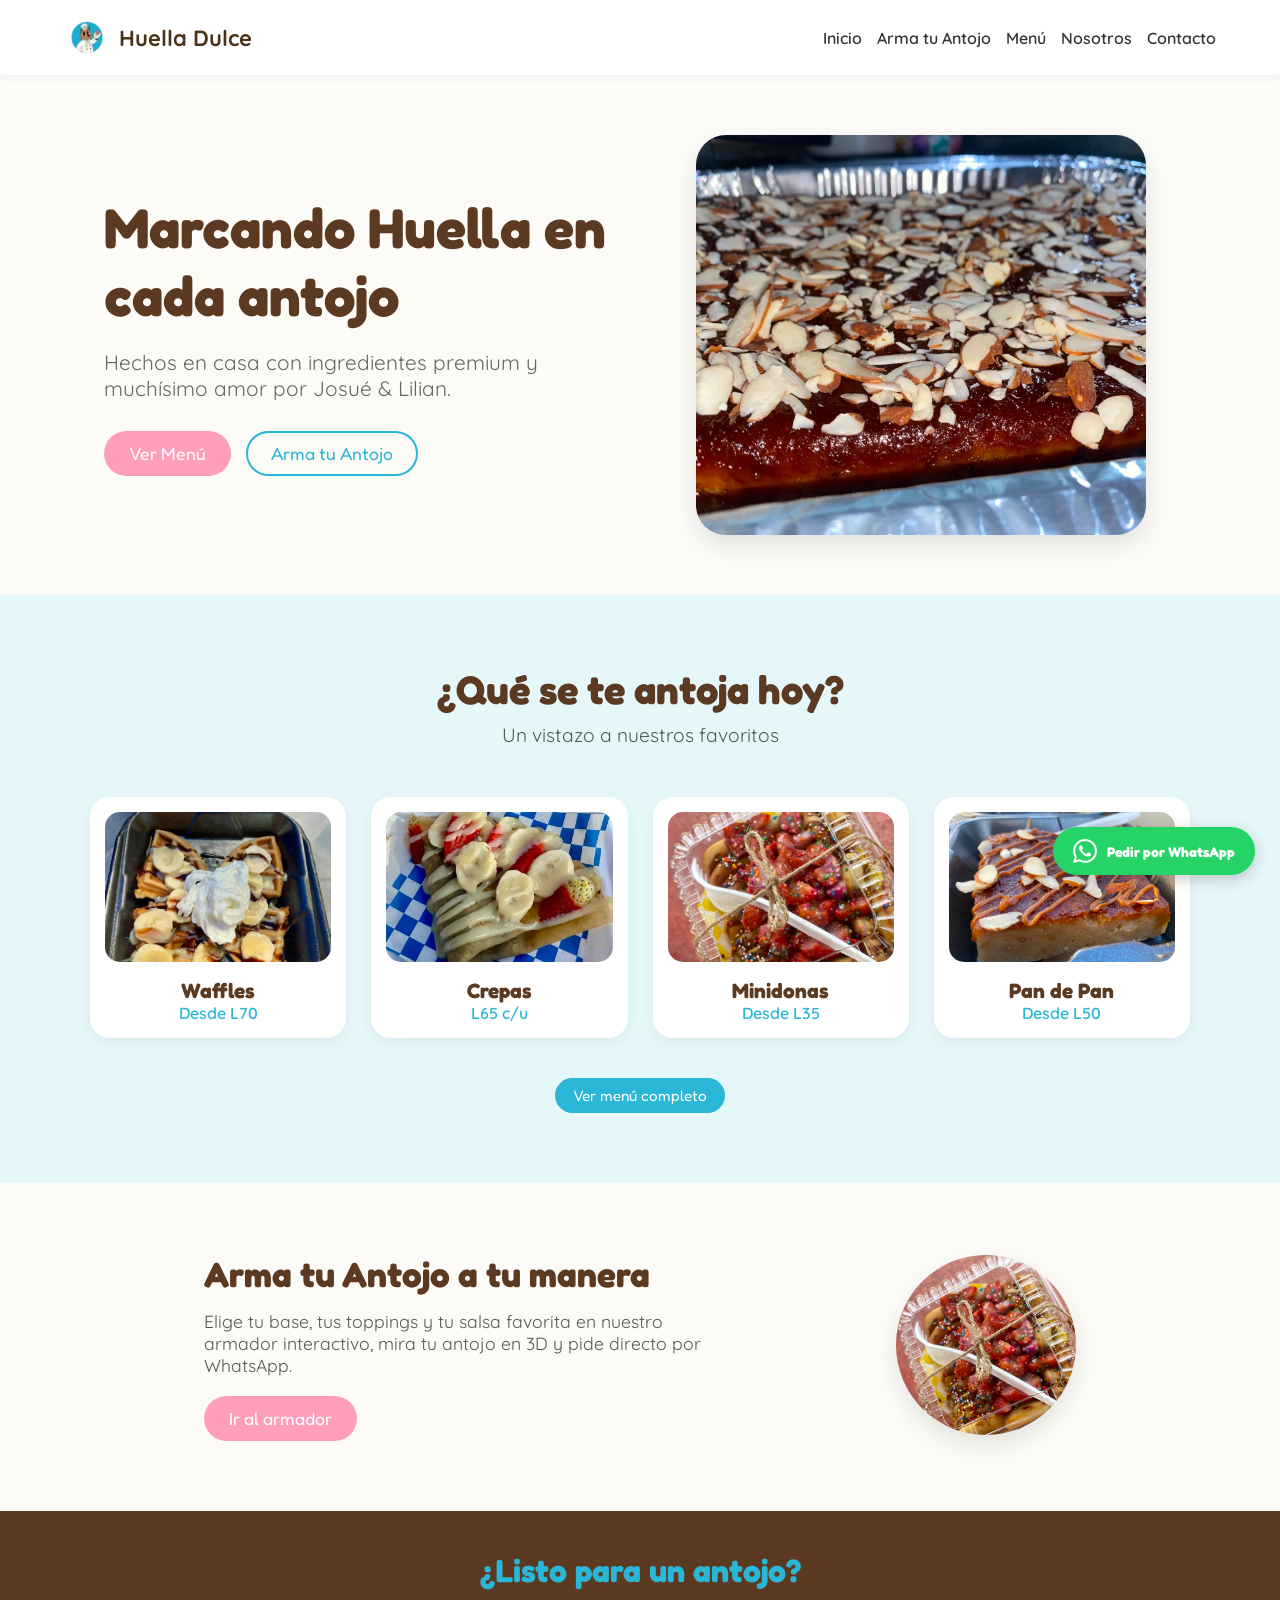
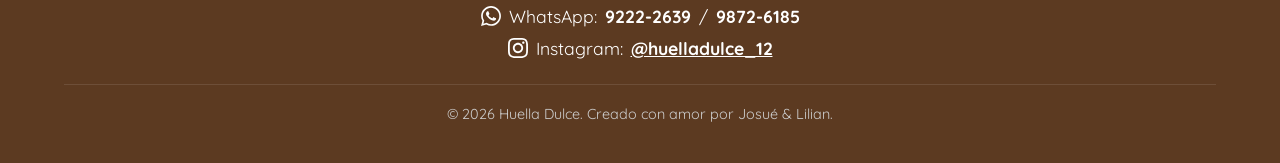
<file: index.html>
<!DOCTYPE html>
<html lang="es">
<head>
    <meta charset="UTF-8">
    <meta name="viewport" content="width=device-width, initial-scale=1.0">
    <title>Huella Dulce - Postres Caseros y Antojos en Honduras</title>
    <meta name="description" content="Disfruta de los mejores postres caseros, waffles, crepas, pan de pan y minidonas hechos con amor por Josué y Lilian en Huella Dulce.">
    <meta name="keywords" content="postres caseros, waffles, crepas, minidonas, pan de pan, repostería, Huella Dulce, Honduras">
    <meta name="author" content="Josué Zapata y Lilian Herrera">
    <meta property="og:title" content="Huella Dulce - Postres Caseros">
    <meta property="og:description" content="Marcando huella en cada antojo. ¡Arma tu antojo y pídelo hoy!">
    <meta property="og:type" content="website">

    <link rel="preconnect" href="https://fonts.googleapis.com">
    <link rel="preconnect" href="https://fonts.gstatic.com" crossorigin>
    <link href="https://fonts.googleapis.com/css2?family=Fredoka:wght@300..700&family=Quicksand:wght@300..700&display=swap" rel="stylesheet">
    <link rel="stylesheet" href="style.css">
</head>
<body>

    <a href="https://wa.me/50492222639?text=Hola,%20quiero%20hacer%20un%20pedido%20en%20Huella%20Dulce" target="_blank" class="whatsapp-float">
        <svg class="whatsapp-icon-svg" viewBox="0 0 24 24"><path d="M.057 24l1.687-6.163c-1.041-1.804-1.588-3.849-1.587-5.946.003-6.556 5.338-11.891 11.893-11.891 3.181.001 6.167 1.24 8.413 3.488 2.245 2.248 3.481 5.236 3.48 8.414-.003 6.557-5.338 11.892-11.893 11.892-1.99-.001-3.951-.5-5.688-1.448l-6.305 1.654zm6.597-3.807c1.676.995 3.276 1.591 5.392 1.592 5.448 0 9.886-4.434 9.889-9.885.002-5.462-4.415-9.89-9.881-9.892-5.452 0-9.887 4.434-9.889 9.884-.001 2.225.651 3.891 1.746 5.634l-.999 3.648 3.742-.981zm11.387-5.464c-.074-.124-.272-.198-.57-.347-.297-.149-1.758-.868-2.031-.967-.272-.099-.47-.149-.669.149-.198.297-.768.967-.941 1.165-.173.198-.347.223-.644.074-.297-.149-1.255-.462-2.39-1.475-.883-.788-1.48-1.761-1.653-2.059-.173-.297-.018-.458.13-.606.134-.133.297-.347.446-.521.151-.172.2-.296.3-.495.099-.198.05-.372-.025-.521-.075-.148-.669-1.611-.916-2.206-.242-.579-.487-.501-.669-.51l-.57-.01c-.198 0-.52.074-.792.372s-1.04 1.016-1.04 2.479 1.065 2.876 1.213 3.074c.149.198 2.096 3.2 5.076 4.487.709.306 1.263.489 1.694.626.712.226 1.36.194 1.872.118.571-.085 1.758-.719 2.006-1.413.248-.695.248-1.29.173-1.414z"/></svg>
        <span>Pedir por WhatsApp</span>
    </a>

    <header>
        <div class="logo-container">
            <img src="img/laHuellaDulce-Photoroom.webp" alt="Logo Huella Dulce" class="logo-img">
            <span class="logo-texto">Huella Dulce</span>
        </div>

        <!-- Botón de Menú Hamburguesa (Va DENTRO del header, justo aquí) -->
        <button class="menu-toggle" id="menuToggle" aria-label="Abrir menú">
            ☰
        </button>

        <!-- Menú de navegación -->
        <nav id="navMenu">
            <ul>
                <li><a href="index.html">Inicio</a></li>
                <li><a href="pages/personaliza.html">Arma tu Antojo</a></li>
                <li><a href="pages/menu.html">Menú</a></li>
                <li><a href="pages/nosotros.html">Nosotros</a></li>
                <li><a href="pages/contacto.html">Contacto</a></li>
            </ul>
        </nav>
    </header>

    <section class="hero">
        <div class="hero-texto">
            <h1>Marcando Huella en cada antojo</h1>
            <p>Hechos en casa con ingredientes premium y muchísimo amor por Josué & Lilian.</p>
            <div class="hero-botones">
                <a href="pages/menu.html" class="btn-rosa">Ver Menú</a>
                <a href="pages/personaliza.html" class="btn-outline">Arma tu Antojo</a>
            </div>
        </div>
        <div class="hero-imagen">
            <img src="img/tentador.webp" alt="Postres tentadores" fetchpriority="high">
        </div>
    </section>

    <section class="teaser-section">
        <h2>¿Qué se te antoja hoy?</h2>
        <p class="menu-subtitle">Un vistazo a nuestros favoritos</p>
        <div class="teaser-grid">
            <div class="teaser-card">
                <img src="img/waflesnew.webp" alt="Waffles" loading="lazy" decoding="async">
                <h3>Waffles</h3>
                <p>Desde L70</p>
            </div>
            <div class="teaser-card">
                <img src="img/crepasnew.webp" alt="Crepas" loading="lazy" decoding="async">
                <h3>Crepas</h3>
                <p>L65 c/u</p>
            </div>
            <div class="teaser-card">
                <img src="img/minidonas.webp" alt="Minidonas" loading="lazy" decoding="async">
                <h3>Minidonas</h3>
                <p>Desde L35</p>
            </div>
            <div class="teaser-card">
                <img src="img/pandepan.webp" alt="Pan de Pan" loading="lazy" decoding="async">
                <h3>Pan de Pan</h3>
                <p>Desde L50</p>
            </div>
        </div>
        <a href="pages/menu.html" class="btn-comprar ver-mas">Ver menú completo</a>
    </section>

    <section class="cta-personaliza">
        <div class="cta-texto">
            <h2>Arma tu Antojo a tu manera</h2>
            <p>Elige tu base, tus toppings y tu salsa favorita en nuestro armador interactivo, mira tu antojo en 3D y pide directo por WhatsApp.</p>
            <a href="pages/personaliza.html" class="btn-rosa">Ir al armador</a>
        </div>
        
        <div class="cta-imagen-redonda">
            <img src="img/minidonas.webp" alt="Personaliza tu antojo" loading="lazy" decoding="async" style="border-radius: 50%; width: 180px; height: 180px; object-fit: cover; box-shadow: 0 10px 25px rgba(0,0,0,0.1);">
        </div>
    </section>

    <footer>
        <h2>¿Listo para un antojo?</h2>
        
        <div class="contacto-info">
            <p>
                <svg class="footer-icon" viewBox="0 0 24 24"><path d="M.057 24l1.687-6.163c-1.041-1.804-1.588-3.849-1.587-5.946.003-6.556 5.338-11.891 11.893-11.891 3.181.001 6.167 1.24 8.413 3.488 2.245 2.248 3.481 5.236 3.48 8.414-.003 6.557-5.338 11.892-11.893 11.892-1.99-.001-3.951-.5-5.688-1.448l-6.305 1.654zm6.597-3.807c1.676.995 3.276 1.591 5.392 1.592 5.448 0 9.886-4.434 9.889-9.885.002-5.462-4.415-9.89-9.881-9.892-5.452 0-9.887 4.434-9.889 9.884-.001 2.225.651 3.891 1.746 5.634l-.999 3.648 3.742-.981zm11.387-5.464c-.074-.124-.272-.198-.57-.347-.297-.149-1.758-.868-2.031-.967-.272-.099-.47-.149-.669.149-.198.297-.768.967-.941 1.165-.173.198-.347.223-.644.074-.297-.149-1.255-.462-2.39-1.475-.883-.788-1.48-1.761-1.653-2.059-.173-.297-.018-.458.13-.606.134-.133.297-.347.446-.521.151-.172.2-.296.3-.495.099-.198.05-.372-.025-.521-.075-.148-.669-1.611-.916-2.206-.242-.579-.487-.501-.669-.51l-.57-.01c-.198 0-.52.074-.792.372s-1.04 1.016-1.04 2.479 1.065 2.876 1.213 3.074c.149.198 2.096 3.2 5.076 4.487.709.306 1.263.489 1.694.626.712.226 1.36.194 1.872.118.571-.085 1.758-.719 2.006-1.413.248-.695.248-1.29.173-1.414z"/></svg>
                WhatsApp: <strong>9222-2639</strong> / <strong>9872-6185</strong>
            </p>
            <p>
                <svg class="footer-icon" viewBox="0 0 24 24"><path d="M12 2.163c3.204 0 3.584.012 4.85.07 3.252.148 4.771 1.691 4.919 4.919.058 1.265.069 1.645.069 4.849 0 3.205-.012 3.584-.069 4.849-.149 3.225-1.664 4.771-4.919 4.919-1.266.058-1.644.07-4.85.07-3.204 0-3.584-.012-4.849-.07-3.26-.149-4.771-1.699-4.919-4.92-.058-1.265-.07-1.644-.07-4.849 0-3.204.013-3.583.07-4.849.149-3.227 1.664-4.771 4.919-4.919 1.266-.057 1.645-.069 4.849-.069zm0-2.163c-3.259 0-3.667.014-4.947.072-4.358.2-6.78 2.618-6.98 6.98-.059 1.281-.073 1.689-.073 4.948 0 3.259.014 3.668.072 4.948.2 4.358 2.618 6.78 6.98 6.98 1.281.058 1.689.072 4.948.072 3.259 0 3.668-.014 4.948-.072 4.354-.2 6.782-2.618 6.979-6.98.059-1.28.073-1.689.073-4.948 0-3.259-.014-3.667-.072-4.947-.196-4.354-2.617-6.78-6.979-6.98-1.281-.059-1.69-.073-4.949-.073zm0 5.838c-3.403 0-6.162 2.759-6.162 6.162s2.759 6.163 6.162 6.163 6.162-2.759 6.162-6.163c0-3.403-2.759-6.162-6.162-6.162zm0 10.162c-2.209 0-4-1.79-4-4 0-2.209 1.791-4 4-4s4 1.791 4 4c0 2.21-1.791 4-4 4zm6.406-11.845c-.796 0-1.441.645-1.441 1.44s.645 1.44 1.441 1.44c.795 0 1.439-.645 1.439-1.44s-.644-1.44-1.439-1.44z"/></svg>
                Instagram: <a href="https://instagram.com/huelladulce_12" target="_blank" style="text-decoration: underline;"><strong>@huelladulce_12</strong></a>
            </p>
        </div>
        <div class="copyright">
            <p>&copy; 2026 Huella Dulce. Creado con amor por Josué & Lilian.</p>
        </div>
    </footer>

    <script src="js/main.js"></script>
    <script src="js/cart.js"></script>
</body>
</html>
</file>
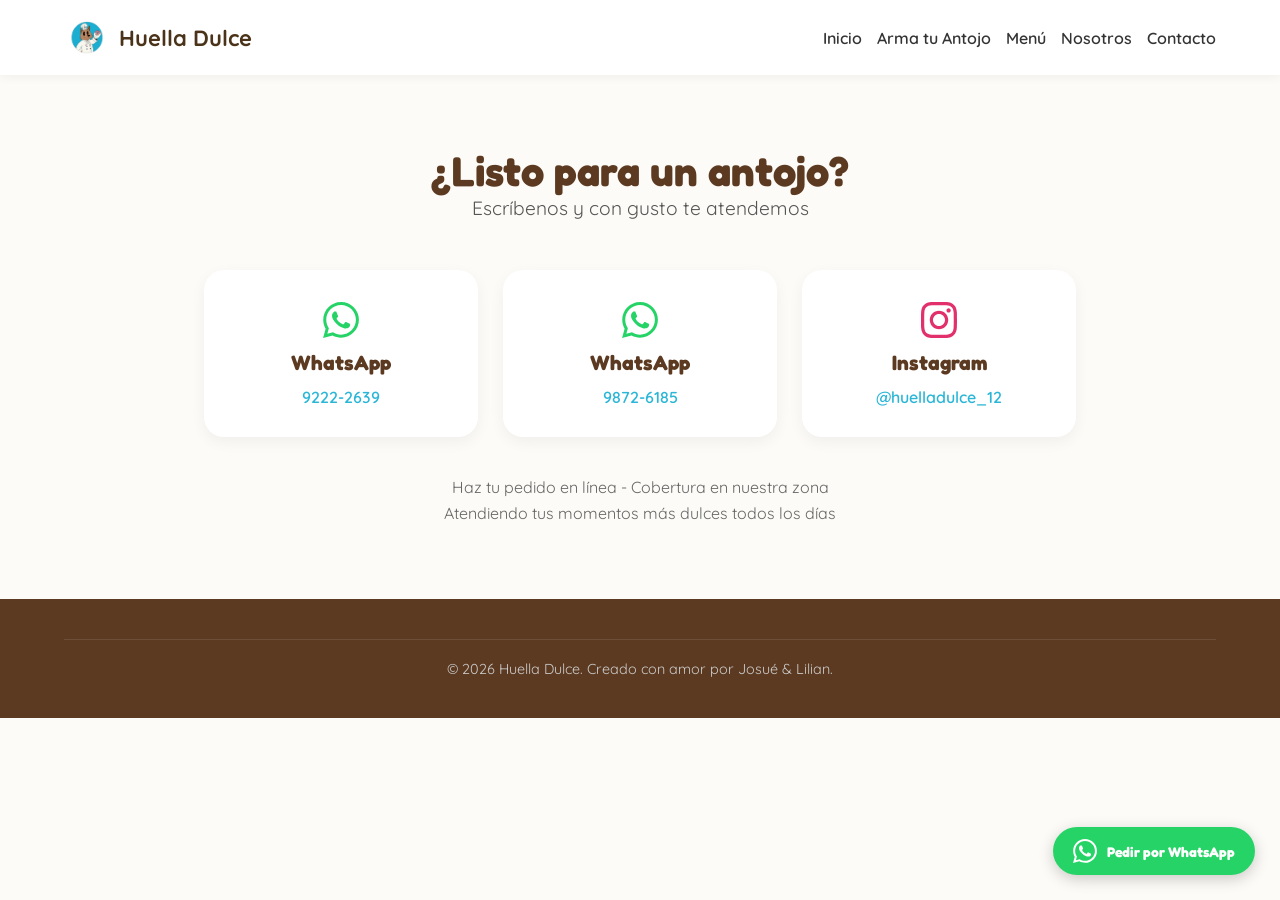
<file: contacto.html>
<!DOCTYPE html>
<html lang="es">
<head>
    <meta charset="UTF-8">
    <meta name="viewport" content="width=device-width, initial-scale=1.0">
    <title>Contacto - Huella Dulce</title>
    <meta name="description" content="Contacta a Huella Dulce por WhatsApp o Instagram y haz tu pedido de postres caseros.">
    <link rel="preconnect" href="https://fonts.googleapis.com">
    <link rel="preconnect" href="https://fonts.gstatic.com" crossorigin>
    <link href="https://fonts.googleapis.com/css2?family=Fredoka:wght@300..700&family=Quicksand:wght@300..700&display=swap" rel="stylesheet">
    <link rel="stylesheet" href="style.css">
</head>
<body>

    <a href="https://wa.me/50492222639?text=Hola,%20quiero%20hacer%20un%20pedido%20en%20Huella%20Dulce" target="_blank" class="whatsapp-float">
        <svg class="whatsapp-icon-svg" viewBox="0 0 24 24"><path d="M.057 24l1.687-6.163c-1.041-1.804-1.588-3.849-1.587-5.946.003-6.556 5.338-11.891 11.893-11.891 3.181.001 6.167 1.24 8.413 3.488 2.245 2.248 3.481 5.236 3.48 8.414-.003 6.557-5.338 11.892-11.893 11.892-1.99-.001-3.951-.5-5.688-1.448l-6.305 1.654zm6.597-3.807c1.676.995 3.276 1.591 5.392 1.592 5.448 0 9.886-4.434 9.889-9.885.002-5.462-4.415-9.89-9.881-9.892-5.452 0-9.887 4.434-9.889 9.884-.001 2.225.651 3.891 1.746 5.634l-.999 3.648 3.742-.981zm11.387-5.464c-.074-.124-.272-.198-.57-.347-.297-.149-1.758-.868-2.031-.967-.272-.099-.47-.149-.669.149-.198.297-.768.967-.941 1.165-.173.198-.347.223-.644.074-.297-.149-1.255-.462-2.39-1.475-.883-.788-1.48-1.761-1.653-2.059-.173-.297-.018-.458.13-.606.134-.133.297-.347.446-.521.151-.172.2-.296.3-.495.099-.198.05-.372-.025-.521-.075-.148-.669-1.611-.916-2.206-.242-.579-.487-.501-.669-.51l-.57-.01c-.198 0-.52.074-.792.372s-1.04 1.016-1.04 2.479 1.065 2.876 1.213 3.074c.149.198 2.096 3.2 5.076 4.487.709.306 1.263.489 1.694.626.712.226 1.36.194 1.872.118.571-.085 1.758-.719 2.006-1.413.248-.695.248-1.29.173-1.414z"/></svg>
        <span>Pedir por WhatsApp</span>
    </a>

    <header>
        <div class="logo-container">
            <img src="img/laHuellaDulce-Photoroom.png" alt="Logo Huella Dulce" class="logo-img">
            <span class="logo-texto">Huella Dulce</span>
        </div>

        <!-- Botón de Menú Hamburguesa (Va DENTRO del header, justo aquí) -->
        <button class="menu-toggle" id="menuToggle" aria-label="Abrir menú">
            ☰
        </button>

        <!-- Menú de navegación -->
        <nav id="navMenu">
            <ul>
                <li><a href="index.html">Inicio</a></li>
                <li><a href="personaliza.html">Arma tu Antojo</a></li>
                <li><a href="menu.html">Menú</a></li>
                <li><a href="nosotros.html">Nosotros</a></li>
                <li><a href="contacto.html">Contacto</a></li>
            </ul>
        </nav>
    </header>
    <section class="contacto-section">
        <h2>¿Listo para un antojo?</h2>
        <p class="menu-subtitle">Escríbenos y con gusto te atendemos</p>

        <div class="contacto-cards">
            <a href="https://wa.me/50492222639?text=Hola,%20quiero%20hacer%20un%20pedido%20en%20Huella%20Dulce" target="_blank" class="contacto-card">
                <span class="contacto-icono">
                    <svg style="width:36px;height:36px;fill:#25d366;" viewBox="0 0 24 24"><path d="M.057 24l1.687-6.163c-1.041-1.804-1.588-3.849-1.587-5.946.003-6.556 5.338-11.891 11.893-11.891 3.181.001 6.167 1.24 8.413 3.488 2.245 2.248 3.481 5.236 3.48 8.414-.003 6.557-5.338 11.892-11.893 11.892-1.99-.001-3.951-.5-5.688-1.448l-6.305 1.654zm6.597-3.807c1.676.995 3.276 1.591 5.392 1.592 5.448 0 9.886-4.434 9.889-9.885.002-5.462-4.415-9.89-9.881-9.892-5.452 0-9.887 4.434-9.889 9.884-.001 2.225.651 3.891 1.746 5.634l-.999 3.648 3.742-.981zm11.387-5.464c-.074-.124-.272-.198-.57-.347-.297-.149-1.758-.868-2.031-.967-.272-.099-.47-.149-.669.149-.198.297-.768.967-.941 1.165-.173.198-.347.223-.644.074-.297-.149-1.255-.462-2.39-1.475-.883-.788-1.48-1.761-1.653-2.059-.173-.297-.018-.458.13-.606.134-.133.297-.347.446-.521.151-.172.2-.296.3-.495.099-.198.05-.372-.025-.521-.075-.148-.669-1.611-.916-2.206-.242-.579-.487-.501-.669-.51l-.57-.01c-.198 0-.52.074-.792.372s-1.04 1.016-1.04 2.479 1.065 2.876 1.213 3.074c.149.198 2.096 3.2 5.076 4.487.709.306 1.263.489 1.694.626.712.226 1.36.194 1.872.118.571-.085 1.758-.719 2.006-1.413.248-.695.248-1.29.173-1.414z"/></svg>
                </span>
                <h3>WhatsApp</h3>
                <p>9222-2639</p>
            </a>
            <a href="https://wa.me/50498726185?text=Hola,%20quiero%20hacer%20un%20pedido%20en%20Huella%20Dulce" target="_blank" class="contacto-card">
                <span class="contacto-icono">
                    <svg style="width:36px;height:36px;fill:#25d366;" viewBox="0 0 24 24"><path d="M.057 24l1.687-6.163c-1.041-1.804-1.588-3.849-1.587-5.946.003-6.556 5.338-11.891 11.893-11.891 3.181.001 6.167 1.24 8.413 3.488 2.245 2.248 3.481 5.236 3.48 8.414-.003 6.557-5.338 11.892-11.893 11.892-1.99-.001-3.951-.5-5.688-1.448l-6.305 1.654zm6.597-3.807c1.676.995 3.276 1.591 5.392 1.592 5.448 0 9.886-4.434 9.889-9.885.002-5.462-4.415-9.89-9.881-9.892-5.452 0-9.887 4.434-9.889 9.884-.001 2.225.651 3.891 1.746 5.634l-.999 3.648 3.742-.981zm11.387-5.464c-.074-.124-.272-.198-.57-.347-.297-.149-1.758-.868-2.031-.967-.272-.099-.47-.149-.669.149-.198.297-.768.967-.941 1.165-.173.198-.347.223-.644.074-.297-.149-1.255-.462-2.39-1.475-.883-.788-1.48-1.761-1.653-2.059-.173-.297-.018-.458.13-.606.134-.133.297-.347.446-.521.151-.172.2-.296.3-.495.099-.198.05-.372-.025-.521-.075-.148-.669-1.611-.916-2.206-.242-.579-.487-.501-.669-.51l-.57-.01c-.198 0-.52.074-.792.372s-1.04 1.016-1.04 2.479 1.065 2.876 1.213 3.074c.149.198 2.096 3.2 5.076 4.487.709.306 1.263.489 1.694.626.712.226 1.36.194 1.872.118.571-.085 1.758-.719 2.006-1.413.248-.695.248-1.29.173-1.414z"/></svg>
                </span>
                <h3>WhatsApp</h3>
                <p>9872-6185</p>
            </a>
            <a href="https://instagram.com/huelladulce_12" target="_blank" class="contacto-card">
                <span class="contacto-icono">
                    <svg style="width:36px;height:36px;fill:#e1306c;" viewBox="0 0 24 24"><path d="M12 2.163c3.204 0 3.584.012 4.85.07 3.252.148 4.771 1.691 4.919 4.919.058 1.265.069 1.645.069 4.849 0 3.205-.012 3.584-.069 4.849-.149 3.225-1.664 4.771-4.919 4.919-1.266.058-1.644.07-4.85.07-3.204 0-3.584-.012-4.849-.07-3.26-.149-4.771-1.699-4.919-4.92-.058-1.265-.07-1.644-.07-4.849 0-3.204.013-3.583.07-4.849.149-3.227 1.664-4.771 4.919-4.919 1.266-.057 1.645-.069 4.849-.069zm0-2.163c-3.259 0-3.667.014-4.947.072-4.358.2-6.78 2.618-6.98 6.98-.059 1.281-.073 1.689-.073 4.948 0 3.259.014 3.668.072 4.948.2 4.358 2.618 6.78 6.98 6.98 1.281.058 1.689.072 4.948.072 3.259 0 3.668-.014 4.948-.072 4.354-.2 6.782-2.618 6.979-6.98.059-1.28.073-1.689.073-4.948 0-3.259-.014-3.667-.072-4.947-.196-4.354-2.617-6.78-6.979-6.98-1.281-.059-1.69-.073-4.949-.073zm0 5.838c-3.403 0-6.162 2.759-6.162 6.162s2.759 6.163 6.162 6.163 6.162-2.759 6.162-6.163c0-3.403-2.759-6.162-6.162-6.162zm0 10.162c-2.209 0-4-1.79-4-4 0-2.209 1.791-4 4-4s4 1.791 4 4c0 2.21-1.791 4-4 4zm6.406-11.845c-.796 0-1.441.645-1.441 1.44s.645 1.44 1.441 1.44c.795 0 1.439-.645 1.439-1.44s-.644-1.44-1.439-1.44z"/></svg>
                </span>
                <h3>Instagram</h3>
                <p>@huelladulce_12</p>
            </a>
        </div>

        <div class="contacto-extra">
            <p>Haz tu pedido en línea - Cobertura en nuestra zona</p>
            <p>Atendiendo tus momentos más dulces todos los días</p>
        </div>
    </section>

    <footer>
        <div class="copyright">
            <p>&copy; 2026 Huella Dulce. Creado con amor por Josué & Lilian.</p>
        </div>
    </footer>

    <script src="script.js"></script>
</body>
</html>
</file>
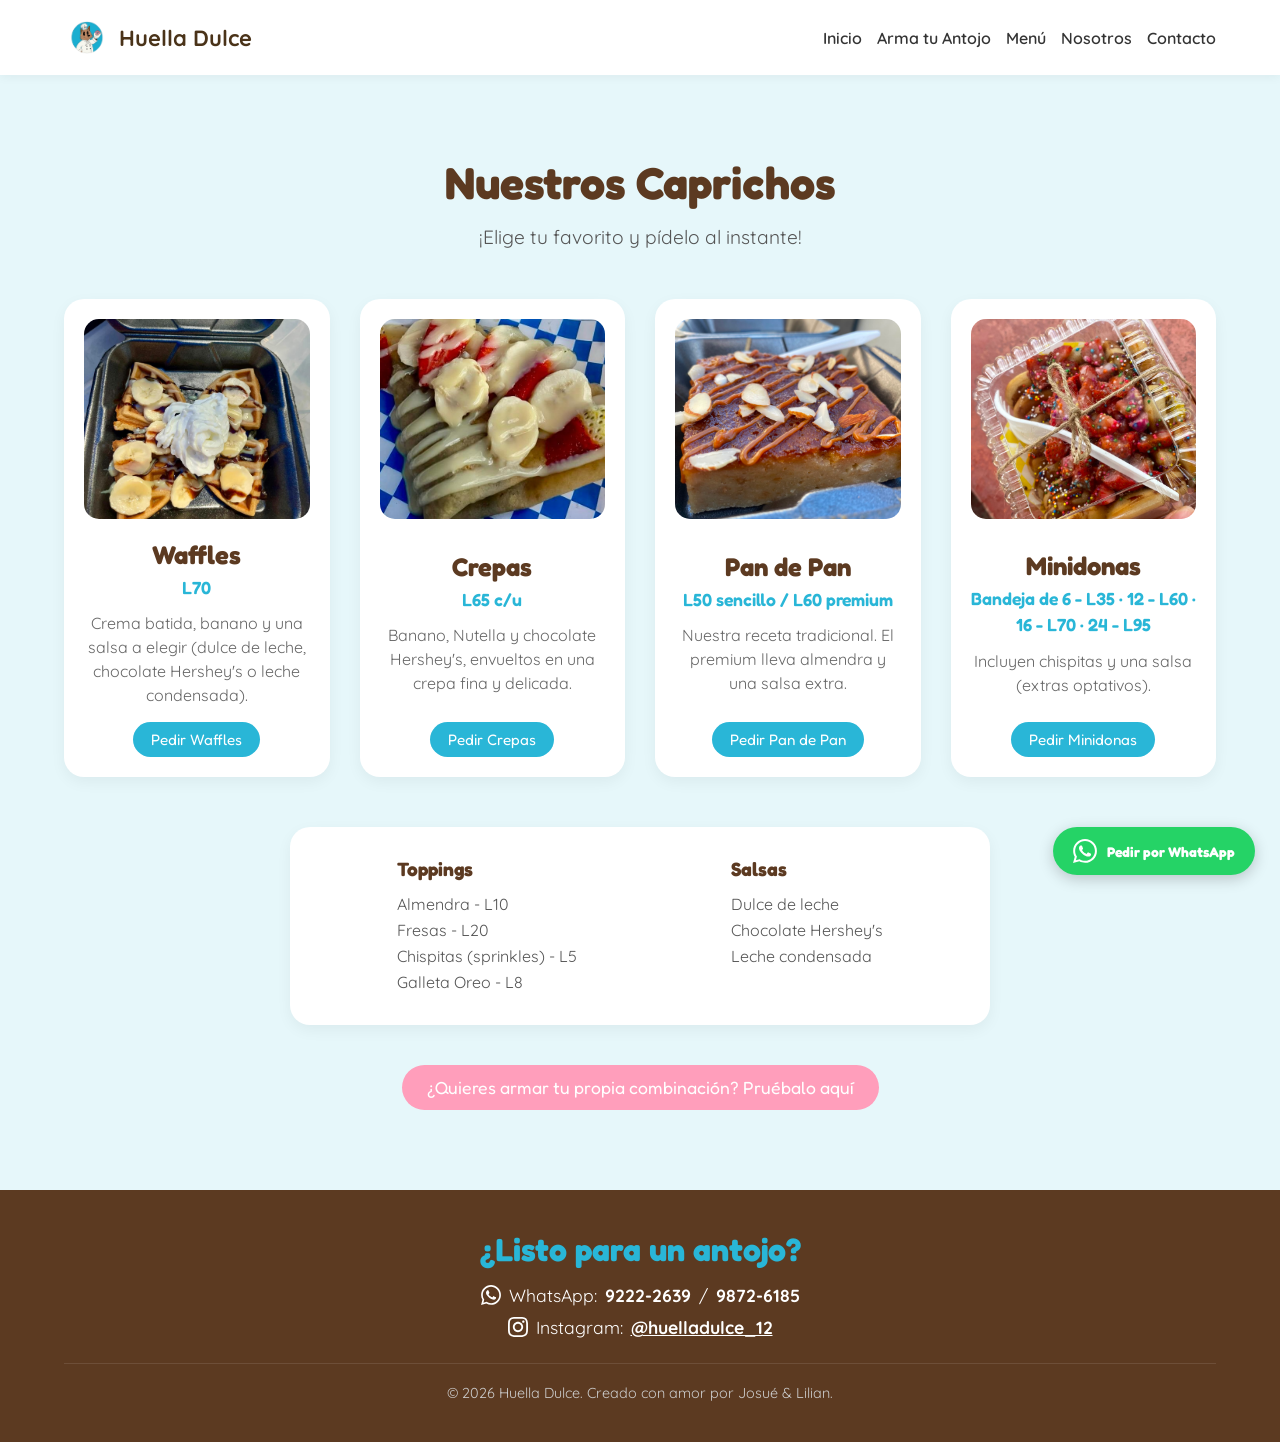
<file: menu.html>
<!DOCTYPE html>
<html lang="es">
<head>
    <meta charset="UTF-8">
    <meta name="viewport" content="width=device-width, initial-scale=1.0">
    <title>Nuestro Menú - Huella Dulce</title>
    <meta name="description" content="Conoce el menú completo de Huella Dulce: waffles, crepas, pan de pan y minidonas con todos sus toppings y salsas.">
    <link rel="preconnect" href="https://fonts.googleapis.com">
    <link rel="preconnect" href="https://fonts.gstatic.com" crossorigin>
    <link href="https://fonts.googleapis.com/css2?family=Fredoka:wght@300..700&family=Quicksand:wght@300..700&display=swap" rel="stylesheet">
    <link rel="stylesheet" href="style.css">
</head>
<body>

    <a href="https://wa.me/50492222639?text=Hola,%20quiero%20hacer%20un%20pedido%20en%20Huella%20Dulce" target="_blank" class="whatsapp-float">
        <svg class="whatsapp-icon-svg" viewBox="0 0 24 24"><path d="M.057 24l1.687-6.163c-1.041-1.804-1.588-3.849-1.587-5.946.003-6.556 5.338-11.891 11.893-11.891 3.181.001 6.167 1.24 8.413 3.488 2.245 2.248 3.481 5.236 3.48 8.414-.003 6.557-5.338 11.892-11.893 11.892-1.99-.001-3.951-.5-5.688-1.448l-6.305 1.654zm6.597-3.807c1.676.995 3.276 1.591 5.392 1.592 5.448 0 9.886-4.434 9.889-9.885.002-5.462-4.415-9.89-9.881-9.892-5.452 0-9.887 4.434-9.889 9.884-.001 2.225.651 3.891 1.746 5.634l-.999 3.648 3.742-.981zm11.387-5.464c-.074-.124-.272-.198-.57-.347-.297-.149-1.758-.868-2.031-.967-.272-.099-.47-.149-.669.149-.198.297-.768.967-.941 1.165-.173.198-.347.223-.644.074-.297-.149-1.255-.462-2.39-1.475-.883-.788-1.48-1.761-1.653-2.059-.173-.297-.018-.458.13-.606.134-.133.297-.347.446-.521.151-.172.2-.296.3-.495.099-.198.05-.372-.025-.521-.075-.148-.669-1.611-.916-2.206-.242-.579-.487-.501-.669-.51l-.57-.01c-.198 0-.52.074-.792.372s-1.04 1.016-1.04 2.479 1.065 2.876 1.213 3.074c.149.198 2.096 3.2 5.076 4.487.709.306 1.263.489 1.694.626.712.226 1.36.194 1.872.118.571-.085 1.758-.719 2.006-1.413.248-.695.248-1.29.173-1.414z"/></svg>
        <span>Pedir por WhatsApp</span>
    </a>

     <header>
        <div class="logo-container">
            <img src="img/laHuellaDulce-Photoroom.png" alt="Logo Huella Dulce" class="logo-img">
            <span class="logo-texto">Huella Dulce</span>
        </div>

        <!-- Botón de Menú Hamburguesa (Va DENTRO del header, justo aquí) -->
        <button class="menu-toggle" id="menuToggle" aria-label="Abrir menú">
            ☰
        </button>

        <!-- Menú de navegación -->
        <nav id="navMenu">
            <ul>
                <li><a href="index.html">Inicio</a></li>
                <li><a href="personaliza.html">Arma tu Antojo</a></li>
                <li><a href="menu.html">Menú</a></li>
                <li><a href="nosotros.html">Nosotros</a></li>
                <li><a href="contacto.html">Contacto</a></li>
            </ul>
        </nav>
    </header>

    <section class="menu-section">
        <h2>Nuestros Caprichos</h2>
        <p class="menu-subtitle">¡Elige tu favorito y pídelo al instante!</p>

        <div class="menu-grid">
            <div class="menu-card">
                <img src="img/waflesnew.jpeg" alt="Waffles">
                <div>
                    <h3>Waffles</h3>
                    <p class="precio">L70</p>
                    <p>Crema batida, banano y una salsa a elegir (dulce de leche, chocolate Hershey's o leche condensada).</p>
                </div>
                <a href="https://wa.me/50492222639?text=Hola,%20quiero%20ordenar%20unos%20Waffles" target="_blank" class="btn-comprar">Pedir Waffles</a>
            </div>
            <div class="menu-card">
                <img src="img/crepasnew.jpeg" alt="Crepas">
                <div>
                    <h3>Crepas</h3>
                    <p class="precio">L65 c/u</p>
                    <p>Banano, Nutella y chocolate Hershey's, envueltos en una crepa fina y delicada.</p>
                </div>
                <a href="https://wa.me/50492222639?text=Hola,%20quiero%20ordenar%20unas%20Crepas" target="_blank" class="btn-comprar">Pedir Crepas</a>
            </div>
            <div class="menu-card">
                <img src="img/pandepan.jpeg" alt="Pan de Pan">
                <div>
                    <h3>Pan de Pan</h3>
                    <p class="precio">L50 sencillo / L60 premium</p>
                    <p>Nuestra receta tradicional. El premium lleva almendra y una salsa extra.</p>
                </div>
                <a href="https://wa.me/50492222639?text=Hola,%20quiero%20ordenar%20Pan%20de%20Pan" target="_blank" class="btn-comprar">Pedir Pan de Pan</a>
            </div>
            <div class="menu-card">
                <img src="img/minidonas.jpeg" alt="Minidonas">
                <div>
                    <h3>Minidonas</h3>
                    <p class="precio">Bandeja de 6 - L35 · 12 - L60 · 16 - L70 · 24 - L95</p>
                    <p>Incluyen chispitas y una salsa (extras optativos).</p>
                </div>
                <a href="https://wa.me/50492222639?text=Hola,%20quiero%20ordenar%20Minidonas" target="_blank" class="btn-comprar">Pedir Minidonas</a>
            </div>
        </div>

        <div class="extras-box">
            <div class="extras-col">
                <h4>Toppings</h4>
                <ul>
                    <li>Almendra - L10</li>
                    <li>Fresas - L20</li>
                    <li>Chispitas (sprinkles) - L5</li>
                    <li>Galleta Oreo - L8</li>
                </ul>
            </div>
            <div class="extras-col">
                <h4>Salsas</h4>
                <ul>
                    <li>Dulce de leche</li>
                    <li>Chocolate Hershey's</li>
                    <li>Leche condensada</li>
                </ul>
            </div>
        </div>

        <a href="personaliza.html" class="btn-rosa ver-mas">¿Quieres armar tu propia combinación? Pruébalo aquí</a>
    </section>

<footer>
        <h2>¿Listo para un antojo?</h2>
        
        <div class="contacto-info">
            <p>
                <svg class="footer-icon" viewBox="0 0 24 24"><path d="M.057 24l1.687-6.163c-1.041-1.804-1.588-3.849-1.587-5.946.003-6.556 5.338-11.891 11.893-11.891 3.181.001 6.167 1.24 8.413 3.488 2.245 2.248 3.481 5.236 3.48 8.414-.003 6.557-5.338 11.892-11.893 11.892-1.99-.001-3.951-.5-5.688-1.448l-6.305 1.654zm6.597-3.807c1.676.995 3.276 1.591 5.392 1.592 5.448 0 9.886-4.434 9.889-9.885.002-5.462-4.415-9.89-9.881-9.892-5.452 0-9.887 4.434-9.889 9.884-.001 2.225.651 3.891 1.746 5.634l-.999 3.648 3.742-.981zm11.387-5.464c-.074-.124-.272-.198-.57-.347-.297-.149-1.758-.868-2.031-.967-.272-.099-.47-.149-.669.149-.198.297-.768.967-.941 1.165-.173.198-.347.223-.644.074-.297-.149-1.255-.462-2.39-1.475-.883-.788-1.48-1.761-1.653-2.059-.173-.297-.018-.458.13-.606.134-.133.297-.347.446-.521.151-.172.2-.296.3-.495.099-.198.05-.372-.025-.521-.075-.148-.669-1.611-.916-2.206-.242-.579-.487-.501-.669-.51l-.57-.01c-.198 0-.52.074-.792.372s-1.04 1.016-1.04 2.479 1.065 2.876 1.213 3.074c.149.198 2.096 3.2 5.076 4.487.709.306 1.263.489 1.694.626.712.226 1.36.194 1.872.118.571-.085 1.758-.719 2.006-1.413.248-.695.248-1.29.173-1.414z"/></svg>
                WhatsApp: <strong>9222-2639</strong> / <strong>9872-6185</strong>
            </p>
            <p>
                <svg class="footer-icon" viewBox="0 0 24 24"><path d="M12 2.163c3.204 0 3.584.012 4.85.07 3.252.148 4.771 1.691 4.919 4.919.058 1.265.069 1.645.069 4.849 0 3.205-.012 3.584-.069 4.849-.149 3.225-1.664 4.771-4.919 4.919-1.266.058-1.644.07-4.85.07-3.204 0-3.584-.012-4.849-.07-3.26-.149-4.771-1.699-4.919-4.92-.058-1.265-.07-1.644-.07-4.849 0-3.204.013-3.583.07-4.849.149-3.227 1.664-4.771 4.919-4.919 1.266-.057 1.645-.069 4.849-.069zm0-2.163c-3.259 0-3.667.014-4.947.072-4.358.2-6.78 2.618-6.98 6.98-.059 1.281-.073 1.689-.073 4.948 0 3.259.014 3.668.072 4.948.2 4.358 2.618 6.78 6.98 6.98 1.281.058 1.689.072 4.948.072 3.259 0 3.668-.014 4.948-.072 4.354-.2 6.782-2.618 6.979-6.98.059-1.28.073-1.689.073-4.948 0-3.259-.014-3.667-.072-4.947-.196-4.354-2.617-6.78-6.979-6.98-1.281-.059-1.69-.073-4.949-.073zm0 5.838c-3.403 0-6.162 2.759-6.162 6.162s2.759 6.163 6.162 6.163 6.162-2.759 6.162-6.163c0-3.403-2.759-6.162-6.162-6.162zm0 10.162c-2.209 0-4-1.79-4-4 0-2.209 1.791-4 4-4s4 1.791 4 4c0 2.21-1.791 4-4 4zm6.406-11.845c-.796 0-1.441.645-1.441 1.44s.645 1.44 1.441 1.44c.795 0 1.439-.645 1.439-1.44s-.644-1.44-1.439-1.44z"/></svg>
                Instagram: <a href="https://instagram.com/huelladulce_12" target="_blank" style="text-decoration: underline;"><strong>@huelladulce_12</strong></a>
            </p>
        </div>
        <div class="copyright">
            <p>&copy; 2026 Huella Dulce. Creado con amor por Josué & Lilian.</p>
        </div>
    </footer>

    <script src="script.js"></script>
</body>
</html>
</file>
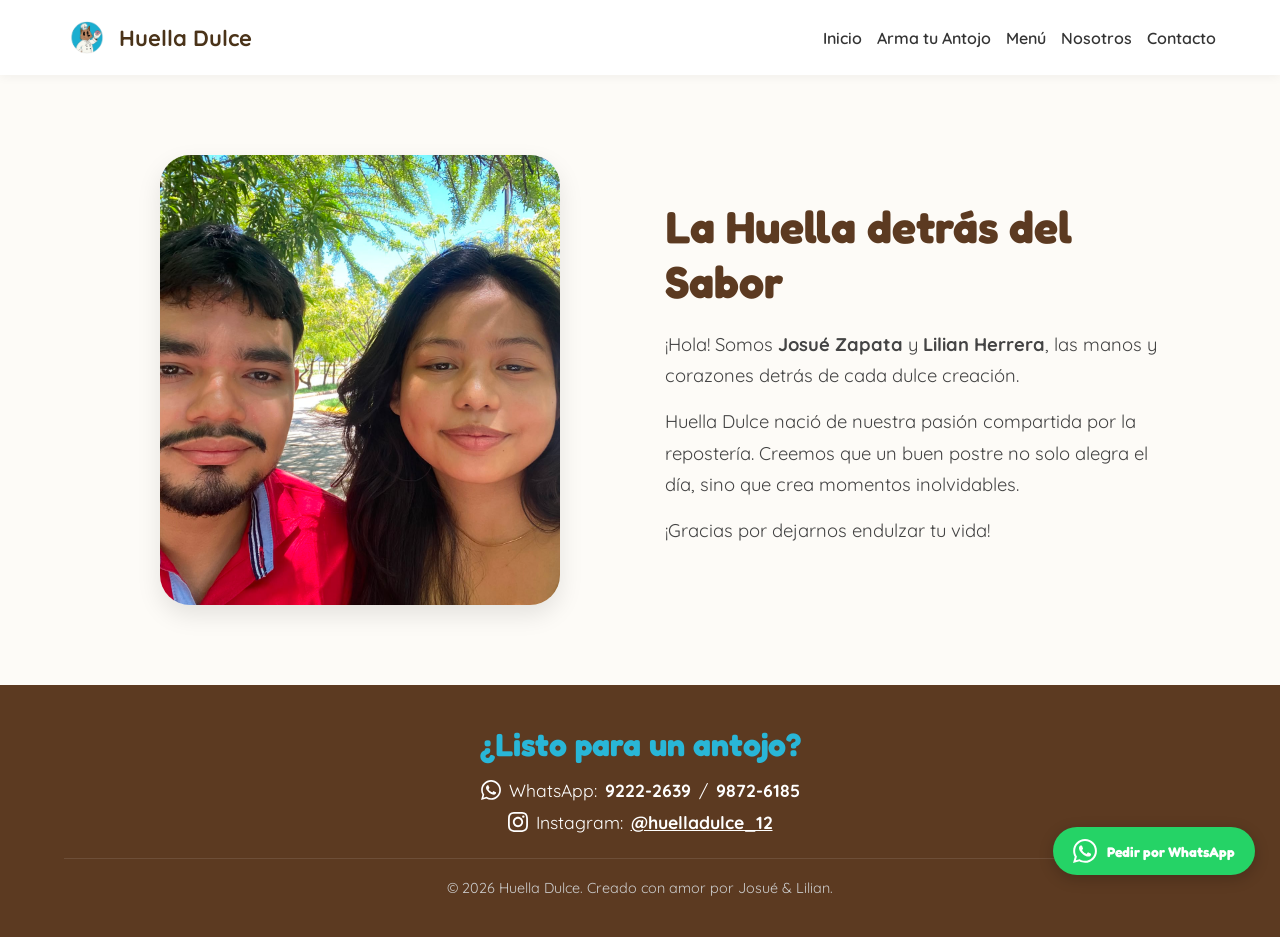
<file: nosotros.html>
<!DOCTYPE html>
<html lang="es">
<head>
    <meta charset="UTF-8">
    <meta name="viewport" content="width=device-width, initial-scale=1.0">
    <title>Nosotros - Huella Dulce</title>
    <meta name="description" content="Conoce a Josué y Lilian, las manos y corazones detrás de Huella Dulce.">
    <link rel="preconnect" href="https://fonts.googleapis.com">
    <link rel="preconnect" href="https://fonts.gstatic.com" crossorigin>
    <link href="https://fonts.googleapis.com/css2?family=Fredoka:wght@300..700&family=Quicksand:wght@300..700&display=swap" rel="stylesheet">
    <link rel="stylesheet" href="style.css">
</head>
<body>

    <a href="https://wa.me/50492222639?text=Hola,%20quiero%20hacer%20un%20pedido%20en%20Huella%20Dulce" target="_blank" class="whatsapp-float">
        <svg class="whatsapp-icon-svg" viewBox="0 0 24 24"><path d="M.057 24l1.687-6.163c-1.041-1.804-1.588-3.849-1.587-5.946.003-6.556 5.338-11.891 11.893-11.891 3.181.001 6.167 1.24 8.413 3.488 2.245 2.248 3.481 5.236 3.48 8.414-.003 6.557-5.338 11.892-11.893 11.892-1.99-.001-3.951-.5-5.688-1.448l-6.305 1.654zm6.597-3.807c1.676.995 3.276 1.591 5.392 1.592 5.448 0 9.886-4.434 9.889-9.885.002-5.462-4.415-9.89-9.881-9.892-5.452 0-9.887 4.434-9.889 9.884-.001 2.225.651 3.891 1.746 5.634l-.999 3.648 3.742-.981zm11.387-5.464c-.074-.124-.272-.198-.57-.347-.297-.149-1.758-.868-2.031-.967-.272-.099-.47-.149-.669.149-.198.297-.768.967-.941 1.165-.173.198-.347.223-.644.074-.297-.149-1.255-.462-2.39-1.475-.883-.788-1.48-1.761-1.653-2.059-.173-.297-.018-.458.13-.606.134-.133.297-.347.446-.521.151-.172.2-.296.3-.495.099-.198.05-.372-.025-.521-.075-.148-.669-1.611-.916-2.206-.242-.579-.487-.501-.669-.51l-.57-.01c-.198 0-.52.074-.792.372s-1.04 1.016-1.04 2.479 1.065 2.876 1.213 3.074c.149.198 2.096 3.2 5.076 4.487.709.306 1.263.489 1.694.626.712.226 1.36.194 1.872.118.571-.085 1.758-.719 2.006-1.413.248-.695.248-1.29.173-1.414z"/></svg>
        <span>Pedir por WhatsApp</span>
    </a>

    <header>
        <div class="logo-container">
            <img src="img/laHuellaDulce-Photoroom.png" alt="Logo Huella Dulce" class="logo-img">
            <span class="logo-texto">Huella Dulce</span>
        </div>

        <!-- Botón de Menú Hamburguesa (Va DENTRO del header, justo aquí) -->
        <button class="menu-toggle" id="menuToggle" aria-label="Abrir menú">
            ☰
        </button>

        <!-- Menú de navegación -->
        <nav id="navMenu">
            <ul>
                <li><a href="index.html">Inicio</a></li>
                <li><a href="personaliza.html">Arma tu Antojo</a></li>
                <li><a href="menu.html">Menú</a></li>
                <li><a href="nosotros.html">Nosotros</a></li>
                <li><a href="contacto.html">Contacto</a></li>
            </ul>
        </nav>
    </header>

    <section class="nosotros">
        <div class="nosotros-imagen">
            <img src="img/lilianyyo.jpeg" alt="Lilian y Josué">
        </div>
        <div class="nosotros-texto">
            <h2>La Huella detrás del Sabor</h2>
            <p>¡Hola! Somos <strong>Josué Zapata</strong> y <strong>Lilian Herrera</strong>, las manos y corazones detrás de cada dulce creación.</p>
            <p>Huella Dulce nació de nuestra pasión compartida por la repostería. Creemos que un buen postre no solo alegra el día, sino que crea momentos inolvidables.</p>
            <p>¡Gracias por dejarnos endulzar tu vida!</p>
        </div>
    </section>

<footer>
        <h2>¿Listo para un antojo?</h2>
        
        <div class="contacto-info">
            <p>
                <svg class="footer-icon" viewBox="0 0 24 24"><path d="M.057 24l1.687-6.163c-1.041-1.804-1.588-3.849-1.587-5.946.003-6.556 5.338-11.891 11.893-11.891 3.181.001 6.167 1.24 8.413 3.488 2.245 2.248 3.481 5.236 3.48 8.414-.003 6.557-5.338 11.892-11.893 11.892-1.99-.001-3.951-.5-5.688-1.448l-6.305 1.654zm6.597-3.807c1.676.995 3.276 1.591 5.392 1.592 5.448 0 9.886-4.434 9.889-9.885.002-5.462-4.415-9.89-9.881-9.892-5.452 0-9.887 4.434-9.889 9.884-.001 2.225.651 3.891 1.746 5.634l-.999 3.648 3.742-.981zm11.387-5.464c-.074-.124-.272-.198-.57-.347-.297-.149-1.758-.868-2.031-.967-.272-.099-.47-.149-.669.149-.198.297-.768.967-.941 1.165-.173.198-.347.223-.644.074-.297-.149-1.255-.462-2.39-1.475-.883-.788-1.48-1.761-1.653-2.059-.173-.297-.018-.458.13-.606.134-.133.297-.347.446-.521.151-.172.2-.296.3-.495.099-.198.05-.372-.025-.521-.075-.148-.669-1.611-.916-2.206-.242-.579-.487-.501-.669-.51l-.57-.01c-.198 0-.52.074-.792.372s-1.04 1.016-1.04 2.479 1.065 2.876 1.213 3.074c.149.198 2.096 3.2 5.076 4.487.709.306 1.263.489 1.694.626.712.226 1.36.194 1.872.118.571-.085 1.758-.719 2.006-1.413.248-.695.248-1.29.173-1.414z"/></svg>
                WhatsApp: <strong>9222-2639</strong> / <strong>9872-6185</strong>
            </p>
            <p>
                <svg class="footer-icon" viewBox="0 0 24 24"><path d="M12 2.163c3.204 0 3.584.012 4.85.07 3.252.148 4.771 1.691 4.919 4.919.058 1.265.069 1.645.069 4.849 0 3.205-.012 3.584-.069 4.849-.149 3.225-1.664 4.771-4.919 4.919-1.266.058-1.644.07-4.85.07-3.204 0-3.584-.012-4.849-.07-3.26-.149-4.771-1.699-4.919-4.92-.058-1.265-.07-1.644-.07-4.849 0-3.204.013-3.583.07-4.849.149-3.227 1.664-4.771 4.919-4.919 1.266-.057 1.645-.069 4.849-.069zm0-2.163c-3.259 0-3.667.014-4.947.072-4.358.2-6.78 2.618-6.98 6.98-.059 1.281-.073 1.689-.073 4.948 0 3.259.014 3.668.072 4.948.2 4.358 2.618 6.78 6.98 6.98 1.281.058 1.689.072 4.948.072 3.259 0 3.668-.014 4.948-.072 4.354-.2 6.782-2.618 6.979-6.98.059-1.28.073-1.689.073-4.948 0-3.259-.014-3.667-.072-4.947-.196-4.354-2.617-6.78-6.979-6.98-1.281-.059-1.69-.073-4.949-.073zm0 5.838c-3.403 0-6.162 2.759-6.162 6.162s2.759 6.163 6.162 6.163 6.162-2.759 6.162-6.163c0-3.403-2.759-6.162-6.162-6.162zm0 10.162c-2.209 0-4-1.79-4-4 0-2.209 1.791-4 4-4s4 1.791 4 4c0 2.21-1.791 4-4 4zm6.406-11.845c-.796 0-1.441.645-1.441 1.44s.645 1.44 1.441 1.44c.795 0 1.439-.645 1.439-1.44s-.644-1.44-1.439-1.44z"/></svg>
                Instagram: <a href="https://instagram.com/huelladulce_12" target="_blank" style="text-decoration: underline;"><strong>@huelladulce_12</strong></a>
            </p>
        </div>
        <div class="copyright">
            <p>&copy; 2026 Huella Dulce. Creado con amor por Josué & Lilian.</p>
        </div>
    </footer>

    <script src="script.js"></script>
</body>
</html>
</file>
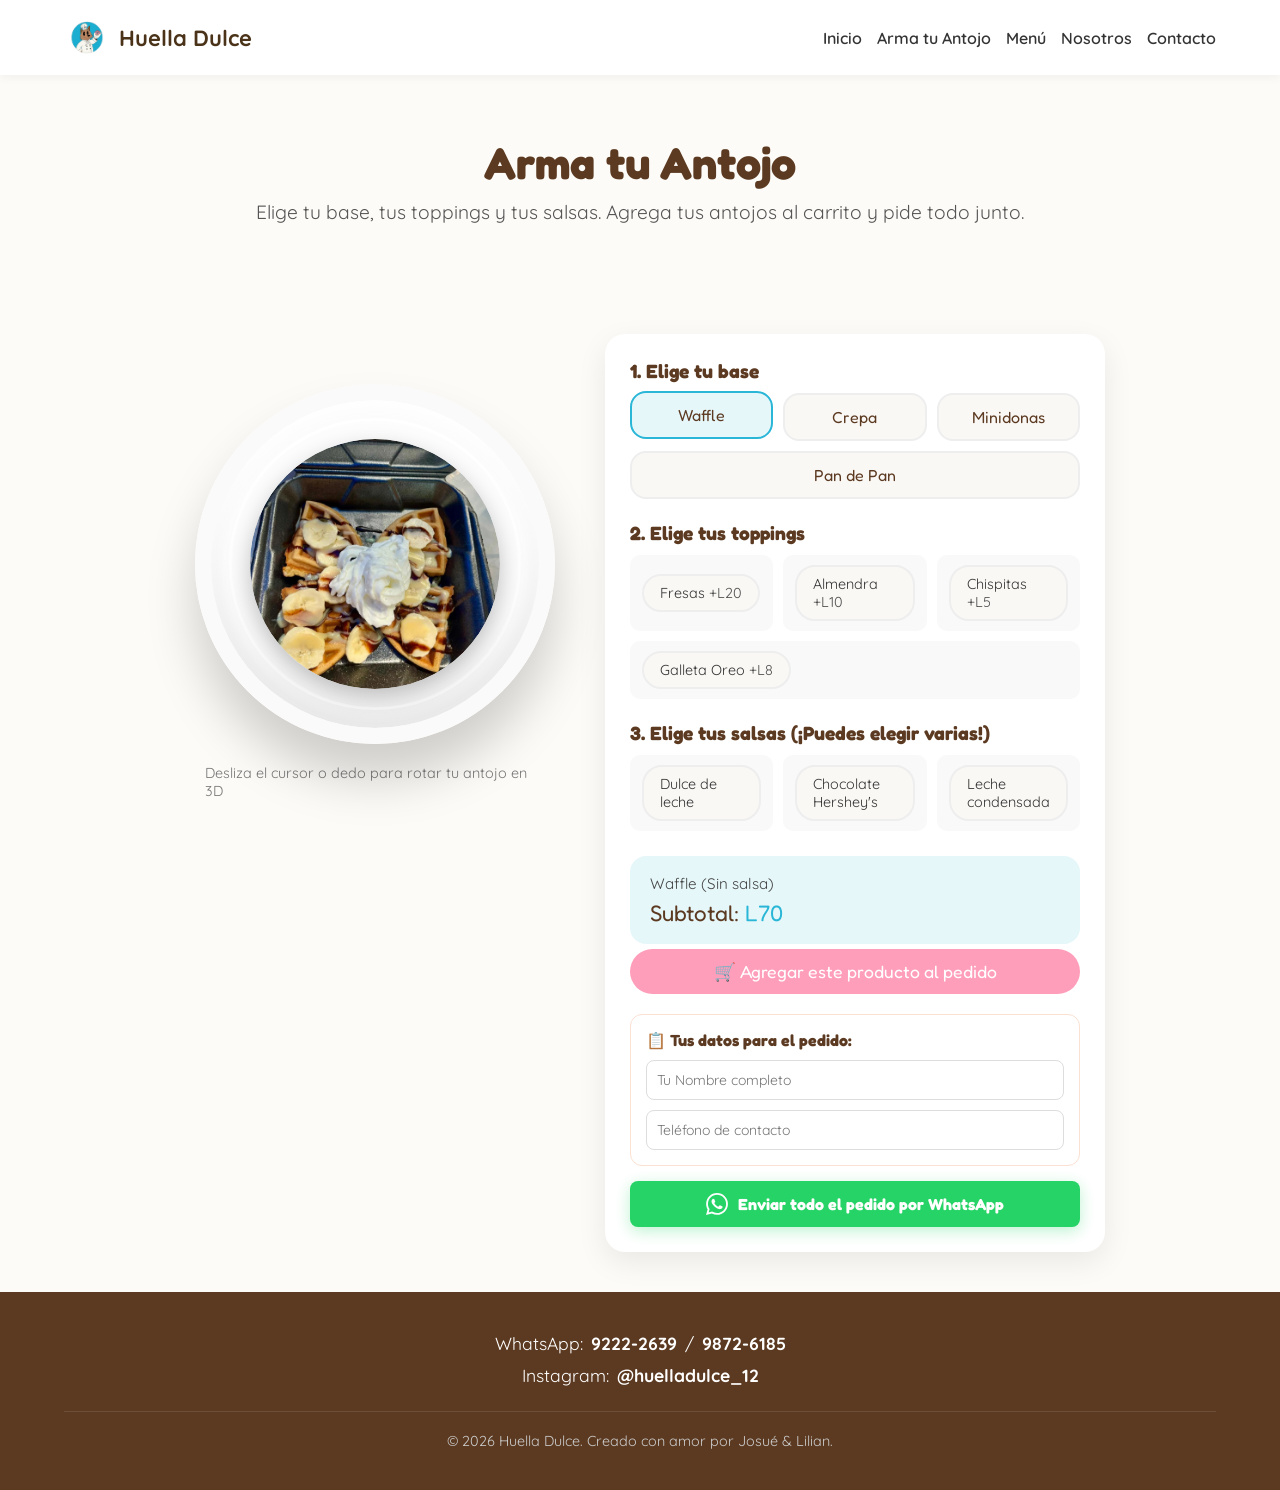
<file: personaliza.html>
<!DOCTYPE html>
<html lang="es">

<head>
    <meta charset="UTF-8">
    <meta name="viewport" content="width=device-width, initial-scale=1.0">
    <title>Arma tu Antojo - Huella Dulce</title>
    <meta name="description"
        content="Personaliza tu waffle, crepa, minidonas o pan de pan con tus toppings y salsa favorita, mira una vista previa en 3D y pide directo por WhatsApp.">
    
    <link rel="preconnect" href="https://fonts.googleapis.com">
    <link rel="preconnect" href="https://fonts.gstatic.com" crossorigin>
    <link href="https://fonts.googleapis.com/css2?family=Fredoka:wght@300..700&family=Quicksand:wght@300..700&display=swap" rel="stylesheet">
    
    <link rel="stylesheet" href="style.css">
</head>

<body>

    <header>
        <div class="logo-container">
            <img src="img/laHuellaDulce-Photoroom.png" alt="Logo Huella Dulce" class="logo-img">
            <span class="logo-texto">Huella Dulce</span>
        </div>

        <button class="menu-toggle" id="menuToggle" aria-label="Abrir menú">
            ☰
        </button>

        <nav id="navMenu">
            <ul>
                <li><a href="index.html">Inicio</a></li>
                <li><a href="personaliza.html">Arma tu Antojo</a></li>
                <li><a href="menu.html">Menú</a></li>
                <li><a href="nosotros.html">Nosotros</a></li>
                <li><a href="contacto.html">Contacto</a></li>
            </ul>
        </nav>
    </header>

    <section class="personaliza-hero">
        <h1>Arma tu Antojo</h1>
        <p class="menu-subtitle">Elige tu base, tus toppings y tus salsas. Agrega tus antojos al carrito y pide todo junto.</p>
    </section>

    <section class="customizer-wrap">

        <!-- VISTA PREVIA 3D MEJORADA -->
        <div class="customizer-3d" id="preview3d">
            <div class="plate" id="plate">
                <!-- Plato de Cerámica Base -->
                <div class="plate-base"></div>

                <!-- Capa de Salsa (Afecta solo al anillo del plato) -->
                <div id="salsaOverlay" class="salsa-overlay"></div>

                <!-- Imagen del Producto (Centrada y Recortada) -->
                <div class="img-wrapper">
                    <img id="previewImg" src="img/waflesnew.jpeg" alt="Vista previa del antojo" class="preview-img-3d">
                </div>

                <!-- Emojis colocados exactamente en los 4 bordes del plato -->
                <div id="emojiPosTL" class="emoji-slot slot-tl"></div>
                <div id="emojiPosBR" class="emoji-slot slot-br"></div>
                <div id="emojiPosTR" class="emoji-slot slot-tr"></div>
                <div id="emojiPosBL" class="emoji-slot slot-bl"></div>
            </div>
            <p class="hint">Desliza el cursor o dedo para rotar tu antojo en 3D</p>
        </div>

        <!-- PANEL DE OPCIONES -->
        <div class="customizer-panel">

            <h3>1. Elige tu base</h3>
            <div class="base-selector">
                <button type="button" class="base-btn active" data-base="waffle">Waffle</button>
                <button type="button" class="base-btn" data-base="crepa">Crepa</button>
                <button type="button" class="base-btn" data-base="minidona">Minidonas</button>
                <button type="button" class="base-btn" data-base="pandepan">Pan de Pan</button>
            </div>

            <!-- Variantes dinámicas -->
            <div id="variantBox" class="variant-box hidden"></div>

            <h3>2. Elige tus toppings</h3>
            <div class="toppings-selector">
                <label class="topping-label">
                    <input type="checkbox" data-price="20" data-sticker="fresa">
                    <span>Fresas <em>+L20</em></span>
                </label>
                <label class="topping-label">
                    <input type="checkbox" data-price="10" data-sticker="almendra">
                    <span>Almendra <em>+L10</em></span>
                </label>
                <label class="topping-label">
                    <input type="checkbox" data-price="5" data-sticker="chispitas">
                    <span>Chispitas <em>+L5</em></span>
                </label>
                <label class="topping-label">
                    <input type="checkbox" data-price="8" data-sticker="oreo">
                    <span>Galleta Oreo <em>+L8</em></span>
                </label>
            </div>

            <h3>3. Elige tus salsas (¡Puedes elegir varias!)</h3>
            <div class="salsa-selector">
                <label class="topping-label">
                    <input type="checkbox" name="salsa" value="dulce" data-visual="dulce">
                    <span>Dulce de leche</span>
                </label>
                <label class="topping-label">
                    <input type="checkbox" name="salsa" value="choco" data-visual="choco">
                    <span>Chocolate Hershey's</span>
                </label>
                <label class="topping-label">
                    <input type="checkbox" name="salsa" value="leche" data-visual="leche">
                    <span>Leche condensada</span>
                </label>
            </div>

            <div class="order-summary">
                <p id="summaryText">Waffle</p>
                <p class="total">Subtotal: <span id="totalPrice">L70</span></p>
            </div>

            <!-- BOTÓN AGREGAR AL CARRITO -->
            <button type="button" id="btnAgregarCarrito" class="btn-rosa" style="width: 100%; margin-top: 5px; text-align: center; cursor: pointer;">
                🛒 Agregar este producto al pedido
            </button>

            <!-- DATOS CLIENTE -->
            <div class="datos-cliente-box" style="background: #ffffff; padding: 15px; border-radius: 12px; margin-top: 20px; border: 1px solid #fae1d2;">
                <h4 style="margin: 0 0 10px 0; color: #5c3a21; font-family: 'Fredoka', sans-serif;">📋 Tus datos para el pedido:</h4>
                <div style="display: flex; flex-direction: column; gap: 10px;">
                    <input type="text" id="clienteNombre" placeholder="Tu Nombre completo" style="padding: 10px; border: 1px solid #ddd; border-radius: 8px; font-family: 'Quicksand', sans-serif; font-size: 14px;">
                    <input type="tel" id="clienteTelefono" placeholder="Teléfono de contacto" style="padding: 10px; border: 1px solid #ddd; border-radius: 8px; font-family: 'Quicksand', sans-serif; font-size: 14px;">
                </div>
            </div>

            <!-- CARRITO DE COMPRAS -->
            <div id="carritoContainer" style="background: #fdf8f5; padding: 15px; border-radius: 12px; margin-top: 20px; border: 2px dashed #e67e22; display: none;">
                <h4 style="margin: 0 0 10px 0; color: #5c3a21; font-family: 'Fredoka', sans-serif;">🛍️ Tu Pedido Actual:</h4>
                <ul id="carritoItemsList" style="margin: 0 0 10px 20px; padding: 0; color: #555; font-size: 14px;"></ul>
                <div style="border-top: 1px solid #fae1d2; padding-top: 8px; display: flex; justify-content: space-between; font-weight: bold; color: #5c3a21;">
                    <span>Gran Total:</span>
                    <span id="carritoGranTotal" style="color: #e67e22;">L0</span>
                </div>
            </div>

            <!-- BOTÓN WHATSAPP -->
            <a href="#" id="whatsappOrderBtn" target="_blank" class="btn-whatsapp-real" style="display: none; align-items: center; justify-content: center; gap: 10px; margin-top: 15px; padding: 12px; background: #25D366; color: white; text-decoration: none; border-radius: 8px; font-weight: bold;">
                <svg width="22" height="22" viewBox="0 0 24 24" fill="white">
                    <path d="M.057 24l1.687-6.163c-1.041-1.804-1.588-3.849-1.587-5.946.003-6.556 5.338-11.891 11.893-11.891 3.181.001 6.167 1.24 8.413 3.488 2.245 2.248 3.481 5.236 3.48 8.414-.003 6.557-5.338 11.892-11.893 11.892-1.99-.001-3.951-.5-5.688-1.448l-6.305 1.654zm6.597-3.807c1.676.995 3.276 1.591 5.392 1.592 5.448 0 9.886-4.434 9.889-9.885.002-5.462-4.415-9.89-9.881-9.892-5.452 0-9.887 4.434-9.889 9.884-.001 2.225.651 3.891 1.746 5.634l-.999 3.648 3.742-.981zm11.387-5.464c-.074-.124-.272-.198-.57-.347-.297-.149-1.758-.868-2.031-.967-.272-.099-.47-.149-.669.149-.198.297-.768.967-.941 1.165-.173.198-.347.223-.644.074-.297-.149-1.255-.462-2.39-1.475-.883-.788-1.48-1.761-1.653-2.059-.173-.297-.018-.458.13-.606.134-.133.297-.347.446-.521.151-.172.2-.296.3-.495.099-.198.05-.372-.025-.521-.075-.148-.669-1.611-.916-2.206-.242-.579-.487-.501-.669-.51l-.57-.01c-.198 0-.52.074-.792.372s-1.04 1.016-1.04 2.479 1.065 2.876 1.213 3.074c.149.198 2.096 3.2 5.076 4.487.709.306 1.263.489 1.694.626.712.226 1.36.194 1.872.118.571-.085 1.758-.719 2.006-1.413.248-.695.248-1.29.173-1.414z"/>
                </svg>
                <span>Enviar todo el pedido por WhatsApp</span>
            </a>

        </div>
    </section>

    <footer>
        <div class="contacto-info">
            <p>WhatsApp: <strong>9222-2639</strong> / <strong>9872-6185</strong></p>
            <p>Instagram: <a href="https://instagram.com/huelladulce_12" target="_blank"><strong>@huelladulce_12</strong></a></p>
        </div>
        <div class="copyright">
            <p>&copy; 2026 Huella Dulce. Creado con amor por Josué & Lilian.</p>
        </div>
    </footer>

    <!-- NOTIFICACIÓN TOAST -->
    <div id="toastNotificacion" style="position: fixed; bottom: 20px; right: 20px; background: #2ecc71; color: white; padding: 12px 20px; border-radius: 8px; font-family: 'Quicksand', sans-serif; display: none; z-index: 1000; box-shadow: 0 4px 6px rgba(0,0,0,0.1);">
        🛒 <strong>¡Agregado al pedido!</strong>
    </div>

    <script src="script.js"></script>
</body>

</html>
</file>
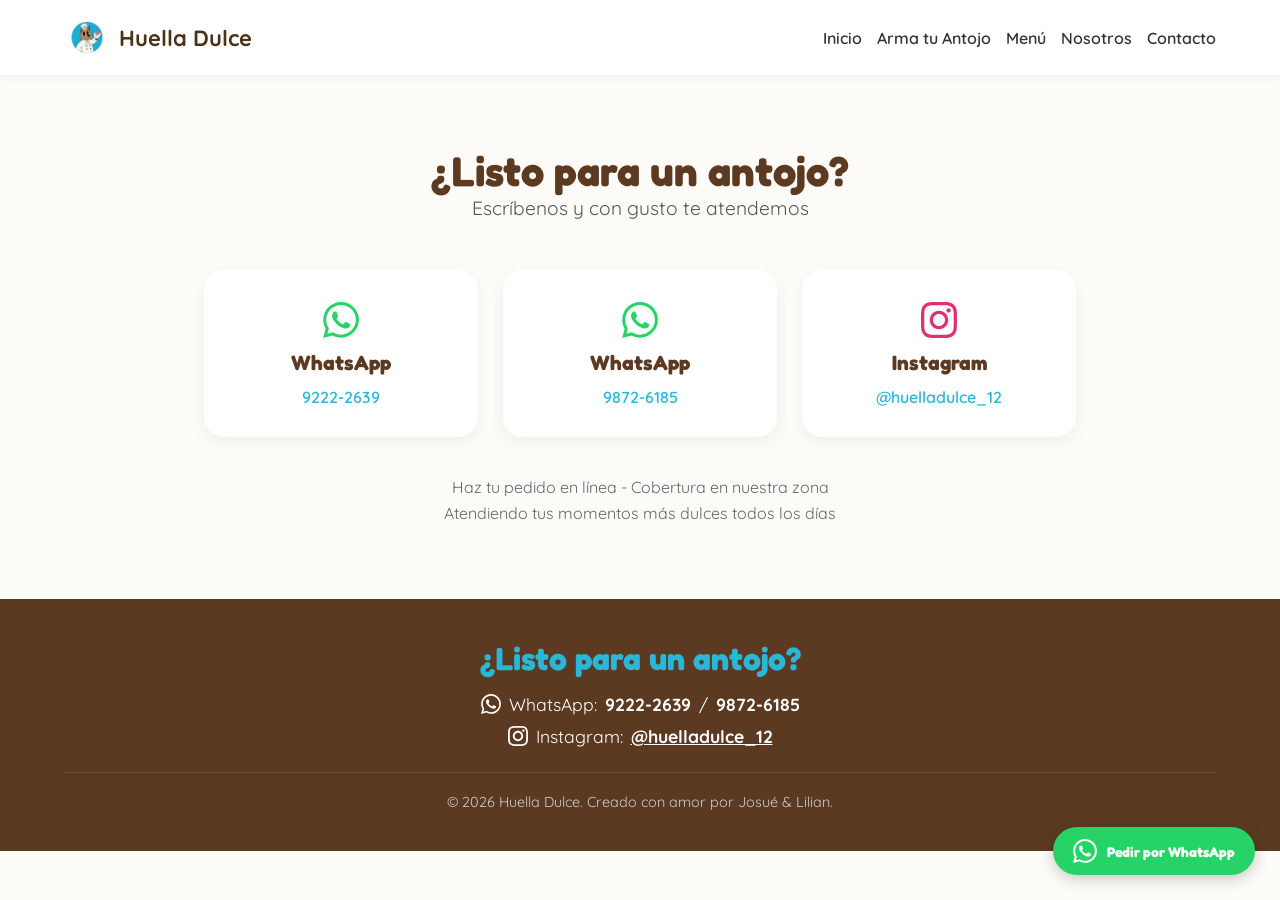
<file: pages/contacto.html>
<!DOCTYPE html>
<html lang="es">
<head>
    <meta charset="UTF-8">
    <meta name="viewport" content="width=device-width, initial-scale=1.0">
    <title>Contacto - Huella Dulce</title>
    <meta name="description" content="Contacta a Huella Dulce por WhatsApp o Instagram y haz tu pedido de postres caseros.">
    <link rel="preconnect" href="https://fonts.googleapis.com">
    <link rel="preconnect" href="https://fonts.gstatic.com" crossorigin>
    <link href="https://fonts.googleapis.com/css2?family=Fredoka:wght@300..700&family=Quicksand:wght@300..700&display=swap" rel="stylesheet">
    <link rel="stylesheet" href="../style.css">
</head>
<body>

    <a href="https://wa.me/50492222639?text=Hola,%20quiero%20hacer%20un%20pedido%20en%20Huella%20Dulce" target="_blank" class="whatsapp-float">
        <svg class="whatsapp-icon-svg" viewBox="0 0 24 24"><path d="M.057 24l1.687-6.163c-1.041-1.804-1.588-3.849-1.587-5.946.003-6.556 5.338-11.891 11.893-11.891 3.181.001 6.167 1.24 8.413 3.488 2.245 2.248 3.481 5.236 3.48 8.414-.003 6.557-5.338 11.892-11.893 11.892-1.99-.001-3.951-.5-5.688-1.448l-6.305 1.654zm6.597-3.807c1.676.995 3.276 1.591 5.392 1.592 5.448 0 9.886-4.434 9.889-9.885.002-5.462-4.415-9.89-9.881-9.892-5.452 0-9.887 4.434-9.889 9.884-.001 2.225.651 3.891 1.746 5.634l-.999 3.648 3.742-.981zm11.387-5.464c-.074-.124-.272-.198-.57-.347-.297-.149-1.758-.868-2.031-.967-.272-.099-.47-.149-.669.149-.198.297-.768.967-.941 1.165-.173.198-.347.223-.644.074-.297-.149-1.255-.462-2.39-1.475-.883-.788-1.48-1.761-1.653-2.059-.173-.297-.018-.458.13-.606.134-.133.297-.347.446-.521.151-.172.2-.296.3-.495.099-.198.05-.372-.025-.521-.075-.148-.669-1.611-.916-2.206-.242-.579-.487-.501-.669-.51l-.57-.01c-.198 0-.52.074-.792.372s-1.04 1.016-1.04 2.479 1.065 2.876 1.213 3.074c.149.198 2.096 3.2 5.076 4.487.709.306 1.263.489 1.694.626.712.226 1.36.194 1.872.118.571-.085 1.758-.719 2.006-1.413.248-.695.248-1.29.173-1.414z"/></svg>
        <span>Pedir por WhatsApp</span>
    </a>

    <header>
        <div class="logo-container">
            <img src="../img/laHuellaDulce-Photoroom.webp" alt="Logo Huella Dulce" class="logo-img">
            <span class="logo-texto">Huella Dulce</span>
        </div>

        <!-- Botón de Menú Hamburguesa (Va DENTRO del header, justo aquí) -->
        <button class="menu-toggle" id="menuToggle" aria-label="Abrir menú">
            ☰
        </button>

        <!-- Menú de navegación -->
        <nav id="navMenu">
            <ul>
                <li><a href="../index.html">Inicio</a></li>
                <li><a href="personaliza.html">Arma tu Antojo</a></li>
                <li><a href="menu.html">Menú</a></li>
                <li><a href="nosotros.html">Nosotros</a></li>
                <li><a href="contacto.html">Contacto</a></li>
            </ul>
        </nav>
    </header>
    <section class="contacto-section">
        <h2>¿Listo para un antojo?</h2>
        <p class="menu-subtitle">Escríbenos y con gusto te atendemos</p>

        <div class="contacto-cards">
            <a href="https://wa.me/50492222639?text=Hola,%20quiero%20hacer%20un%20pedido%20en%20Huella%20Dulce" target="_blank" class="contacto-card">
                <span class="contacto-icono">
                    <svg style="width:36px;height:36px;fill:#25d366;" viewBox="0 0 24 24"><path d="M.057 24l1.687-6.163c-1.041-1.804-1.588-3.849-1.587-5.946.003-6.556 5.338-11.891 11.893-11.891 3.181.001 6.167 1.24 8.413 3.488 2.245 2.248 3.481 5.236 3.48 8.414-.003 6.557-5.338 11.892-11.893 11.892-1.99-.001-3.951-.5-5.688-1.448l-6.305 1.654zm6.597-3.807c1.676.995 3.276 1.591 5.392 1.592 5.448 0 9.886-4.434 9.889-9.885.002-5.462-4.415-9.89-9.881-9.892-5.452 0-9.887 4.434-9.889 9.884-.001 2.225.651 3.891 1.746 5.634l-.999 3.648 3.742-.981zm11.387-5.464c-.074-.124-.272-.198-.57-.347-.297-.149-1.758-.868-2.031-.967-.272-.099-.47-.149-.669.149-.198.297-.768.967-.941 1.165-.173.198-.347.223-.644.074-.297-.149-1.255-.462-2.39-1.475-.883-.788-1.48-1.761-1.653-2.059-.173-.297-.018-.458.13-.606.134-.133.297-.347.446-.521.151-.172.2-.296.3-.495.099-.198.05-.372-.025-.521-.075-.148-.669-1.611-.916-2.206-.242-.579-.487-.501-.669-.51l-.57-.01c-.198 0-.52.074-.792.372s-1.04 1.016-1.04 2.479 1.065 2.876 1.213 3.074c.149.198 2.096 3.2 5.076 4.487.709.306 1.263.489 1.694.626.712.226 1.36.194 1.872.118.571-.085 1.758-.719 2.006-1.413.248-.695.248-1.29.173-1.414z"/></svg>
                </span>
                <h3>WhatsApp</h3>
                <p>9222-2639</p>
            </a>
            <a href="https://wa.me/50498726185?text=Hola,%20quiero%20hacer%20un%20pedido%20en%20Huella%20Dulce" target="_blank" class="contacto-card">
                <span class="contacto-icono">
                    <svg style="width:36px;height:36px;fill:#25d366;" viewBox="0 0 24 24"><path d="M.057 24l1.687-6.163c-1.041-1.804-1.588-3.849-1.587-5.946.003-6.556 5.338-11.891 11.893-11.891 3.181.001 6.167 1.24 8.413 3.488 2.245 2.248 3.481 5.236 3.48 8.414-.003 6.557-5.338 11.892-11.893 11.892-1.99-.001-3.951-.5-5.688-1.448l-6.305 1.654zm6.597-3.807c1.676.995 3.276 1.591 5.392 1.592 5.448 0 9.886-4.434 9.889-9.885.002-5.462-4.415-9.89-9.881-9.892-5.452 0-9.887 4.434-9.889 9.884-.001 2.225.651 3.891 1.746 5.634l-.999 3.648 3.742-.981zm11.387-5.464c-.074-.124-.272-.198-.57-.347-.297-.149-1.758-.868-2.031-.967-.272-.099-.47-.149-.669.149-.198.297-.768.967-.941 1.165-.173.198-.347.223-.644.074-.297-.149-1.255-.462-2.39-1.475-.883-.788-1.48-1.761-1.653-2.059-.173-.297-.018-.458.13-.606.134-.133.297-.347.446-.521.151-.172.2-.296.3-.495.099-.198.05-.372-.025-.521-.075-.148-.669-1.611-.916-2.206-.242-.579-.487-.501-.669-.51l-.57-.01c-.198 0-.52.074-.792.372s-1.04 1.016-1.04 2.479 1.065 2.876 1.213 3.074c.149.198 2.096 3.2 5.076 4.487.709.306 1.263.489 1.694.626.712.226 1.36.194 1.872.118.571-.085 1.758-.719 2.006-1.413.248-.695.248-1.29.173-1.414z"/></svg>
                </span>
                <h3>WhatsApp</h3>
                <p>9872-6185</p>
            </a>
            <a href="https://instagram.com/huelladulce_12" target="_blank" class="contacto-card">
                <span class="contacto-icono">
                    <svg style="width:36px;height:36px;fill:#e1306c;" viewBox="0 0 24 24"><path d="M12 2.163c3.204 0 3.584.012 4.85.07 3.252.148 4.771 1.691 4.919 4.919.058 1.265.069 1.645.069 4.849 0 3.205-.012 3.584-.069 4.849-.149 3.225-1.664 4.771-4.919 4.919-1.266.058-1.644.07-4.85.07-3.204 0-3.584-.012-4.849-.07-3.26-.149-4.771-1.699-4.919-4.92-.058-1.265-.07-1.644-.07-4.849 0-3.204.013-3.583.07-4.849.149-3.227 1.664-4.771 4.919-4.919 1.266-.057 1.645-.069 4.849-.069zm0-2.163c-3.259 0-3.667.014-4.947.072-4.358.2-6.78 2.618-6.98 6.98-.059 1.281-.073 1.689-.073 4.948 0 3.259.014 3.668.072 4.948.2 4.358 2.618 6.78 6.98 6.98 1.281.058 1.689.072 4.948.072 3.259 0 3.668-.014 4.948-.072 4.354-.2 6.782-2.618 6.979-6.98.059-1.28.073-1.689.073-4.948 0-3.259-.014-3.667-.072-4.947-.196-4.354-2.617-6.78-6.979-6.98-1.281-.059-1.69-.073-4.949-.073zm0 5.838c-3.403 0-6.162 2.759-6.162 6.162s2.759 6.163 6.162 6.163 6.162-2.759 6.162-6.163c0-3.403-2.759-6.162-6.162-6.162zm0 10.162c-2.209 0-4-1.79-4-4 0-2.209 1.791-4 4-4s4 1.791 4 4c0 2.21-1.791 4-4 4zm6.406-11.845c-.796 0-1.441.645-1.441 1.44s.645 1.44 1.441 1.44c.795 0 1.439-.645 1.439-1.44s-.644-1.44-1.439-1.44z"/></svg>
                </span>
                <h3>Instagram</h3>
                <p>@huelladulce_12</p>
            </a>
        </div>

        <div class="contacto-extra">
            <p>Haz tu pedido en línea - Cobertura en nuestra zona</p>
            <p>Atendiendo tus momentos más dulces todos los días</p>
        </div>
    </section>

    <footer>
        <h2>¿Listo para un antojo?</h2>
        
        <div class="contacto-info">
            <p>
                <svg class="footer-icon" viewBox="0 0 24 24"><path d="M.057 24l1.687-6.163c-1.041-1.804-1.588-3.849-1.587-5.946.003-6.556 5.338-11.891 11.893-11.891 3.181.001 6.167 1.24 8.413 3.488 2.245 2.248 3.481 5.236 3.48 8.414-.003 6.557-5.338 11.892-11.893 11.892-1.99-.001-3.951-.5-5.688-1.448l-6.305 1.654zm6.597-3.807c1.676.995 3.276 1.591 5.392 1.592 5.448 0 9.886-4.434 9.889-9.885.002-5.462-4.415-9.89-9.881-9.892-5.452 0-9.887 4.434-9.889 9.884-.001 2.225.651 3.891 1.746 5.634l-.999 3.648 3.742-.981zm11.387-5.464c-.074-.124-.272-.198-.57-.347-.297-.149-1.758-.868-2.031-.967-.272-.099-.47-.149-.669.149-.198.297-.768.967-.941 1.165-.173.198-.347.223-.644.074-.297-.149-1.255-.462-2.39-1.475-.883-.788-1.48-1.761-1.653-2.059-.173-.297-.018-.458.13-.606.134-.133.297-.347.446-.521.151-.172.2-.296.3-.495.099-.198.05-.372-.025-.521-.075-.148-.669-1.611-.916-2.206-.242-.579-.487-.501-.669-.51l-.57-.01c-.198 0-.52.074-.792.372s-1.04 1.016-1.04 2.479 1.065 2.876 1.213 3.074c.149.198 2.096 3.2 5.076 4.487.709.306 1.263.489 1.694.626.712.226 1.36.194 1.872.118.571-.085 1.758-.719 2.006-1.413.248-.695.248-1.29.173-1.414z"/></svg>
                WhatsApp: <strong>9222-2639</strong> / <strong>9872-6185</strong>
            </p>
            <p>
                <svg class="footer-icon" viewBox="0 0 24 24"><path d="M12 2.163c3.204 0 3.584.012 4.85.07 3.252.148 4.771 1.691 4.919 4.919.058 1.265.069 1.645.069 4.849 0 3.205-.012 3.584-.069 4.849-.149 3.225-1.664 4.771-4.919 4.919-1.266.058-1.644.07-4.85.07-3.204 0-3.584-.012-4.849-.07-3.26-.149-4.771-1.699-4.919-4.92-.058-1.265-.07-1.644-.07-4.849 0-3.204.013-3.583.07-4.849.149-3.227 1.664-4.771 4.919-4.919 1.266-.057 1.645-.069 4.849-.069zm0-2.163c-3.259 0-3.667.014-4.947.072-4.358.2-6.78 2.618-6.98 6.98-.059 1.281-.073 1.689-.073 4.948 0 3.259.014 3.668.072 4.948.2 4.358 2.618 6.78 6.98 6.98 1.281.058 1.689.072 4.948.072 3.259 0 3.668-.014 4.948-.072 4.354-.2 6.782-2.618 6.979-6.98.059-1.28.073-1.689.073-4.948 0-3.259-.014-3.667-.072-4.947-.196-4.354-2.617-6.78-6.979-6.98-1.281-.059-1.69-.073-4.949-.073zm0 5.838c-3.403 0-6.162 2.759-6.162 6.162s2.759 6.163 6.162 6.163 6.162-2.759 6.162-6.163c0-3.403-2.759-6.162-6.162-6.162zm0 10.162c-2.209 0-4-1.79-4-4 0-2.209 1.791-4 4-4s4 1.791 4 4c0 2.21-1.791 4-4 4zm6.406-11.845c-.796 0-1.441.645-1.441 1.44s.645 1.44 1.441 1.44c.795 0 1.439-.645 1.439-1.44s-.644-1.44-1.439-1.44z"/></svg>
                Instagram: <a href="https://instagram.com/huelladulce_12" target="_blank" style="text-decoration: underline;"><strong>@huelladulce_12</strong></a>
            </p>
        </div>
        <div class="copyright">
            <p>&copy; 2026 Huella Dulce. Creado con amor por Josué & Lilian.</p>
        </div>
    </footer>

    <script src="../js/main.js"></script>
    <script src="../js/cart.js"></script>
</body>
</html>
</file>
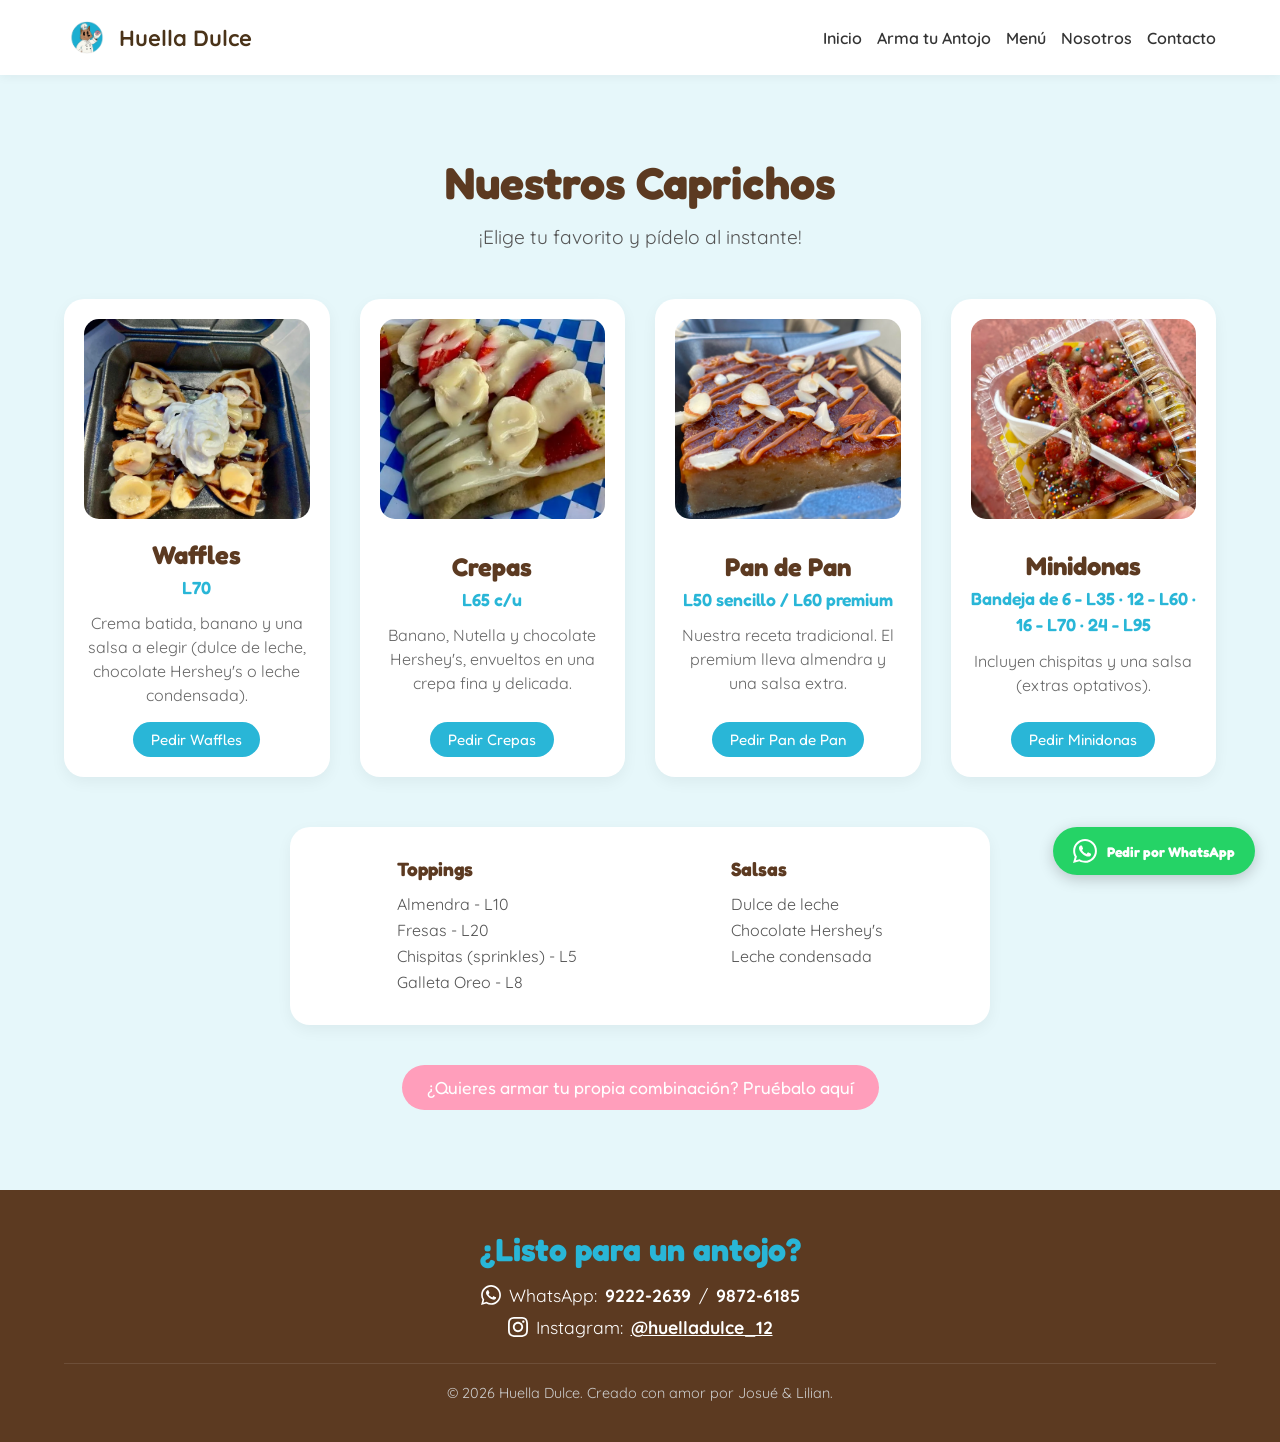
<file: pages/menu.html>
<!DOCTYPE html>
<html lang="es">
<head>
    <meta charset="UTF-8">
    <meta name="viewport" content="width=device-width, initial-scale=1.0">
    <title>Nuestro Menú - Huella Dulce</title>
    <meta name="description" content="Conoce el menú completo de Huella Dulce: waffles, crepas, pan de pan y minidonas con todos sus toppings y salsas.">
    <link rel="preconnect" href="https://fonts.googleapis.com">
    <link rel="preconnect" href="https://fonts.gstatic.com" crossorigin>
    <link href="https://fonts.googleapis.com/css2?family=Fredoka:wght@300..700&family=Quicksand:wght@300..700&display=swap" rel="stylesheet">    <link rel="stylesheet" href="../style.css">
</head>
<body>

    <a href="https://wa.me/50492222639?text=Hola,%20quiero%20hacer%20un%20pedido%20en%20Huella%20Dulce" target="_blank" class="whatsapp-float">
        <svg class="whatsapp-icon-svg" viewBox="0 0 24 24"><path d="M.057 24l1.687-6.163c-1.041-1.804-1.588-3.849-1.587-5.946.003-6.556 5.338-11.891 11.893-11.891 3.181.001 6.167 1.24 8.413 3.488 2.245 2.248 3.481 5.236 3.48 8.414-.003 6.557-5.338 11.892-11.893 11.892-1.99-.001-3.951-.5-5.688-1.448l-6.305 1.654zm6.597-3.807c1.676.995 3.276 1.591 5.392 1.592 5.448 0 9.886-4.434 9.889-9.885.002-5.462-4.415-9.89-9.881-9.892-5.452 0-9.887 4.434-9.889 9.884-.001 2.225.651 3.891 1.746 5.634l-.999 3.648 3.742-.981zm11.387-5.464c-.074-.124-.272-.198-.57-.347-.297-.149-1.758-.868-2.031-.967-.272-.099-.47-.149-.669.149-.198.297-.768.967-.941 1.165-.173.198-.347.223-.644.074-.297-.149-1.255-.462-2.39-1.475-.883-.788-1.48-1.761-1.653-2.059-.173-.297-.018-.458.13-.606.134-.133.297-.347.446-.521.151-.172.2-.296.3-.495.099-.198.05-.372-.025-.521-.075-.148-.669-1.611-.916-2.206-.242-.579-.487-.501-.669-.51l-.57-.01c-.198 0-.52.074-.792.372s-1.04 1.016-1.04 2.479 1.065 2.876 1.213 3.074c.149.198 2.096 3.2 5.076 4.487.709.306 1.263.489 1.694.626.712.226 1.36.194 1.872.118.571-.085 1.758-.719 2.006-1.413.248-.695.248-1.29.173-1.414z"/></svg>
        <span>Pedir por WhatsApp</span>
    </a>

     <header>
        <div class="logo-container">
            <img src="../img/laHuellaDulce-Photoroom.webp" alt="Logo Huella Dulce" class="logo-img">
            <span class="logo-texto">Huella Dulce</span>
        </div>

        <!-- Botón de Menú Hamburguesa (Va DENTRO del header, justo aquí) -->
        <button class="menu-toggle" id="menuToggle" aria-label="Abrir menú">
            ☰
        </button>

        <!-- Menú de navegación -->
        <nav id="navMenu">
            <ul>
                <li><a href="../index.html">Inicio</a></li>
                <li><a href="personaliza.html">Arma tu Antojo</a></li>
                <li><a href="menu.html">Menú</a></li>
                <li><a href="nosotros.html">Nosotros</a></li>
                <li><a href="contacto.html">Contacto</a></li>
            </ul>
        </nav>
    </header>

    <section class="menu-section">
        <h2>Nuestros Caprichos</h2>
        <p class="menu-subtitle">¡Elige tu favorito y pídelo al instante!</p>

        <div class="menu-grid">
            <div class="menu-card">
                <img src="../img/waflesnew.webp" alt="Waffles" loading="lazy" decoding="async">
                <div>
                    <h3>Waffles</h3>
                    <p class="precio">L70</p>
                    <p>Crema batida, banano y una salsa a elegir (dulce de leche, chocolate Hershey's o leche condensada).</p>
                </div>
                <a href="https://wa.me/50492222639?text=Hola,%20quiero%20ordenar%20unos%20Waffles" target="_blank" class="btn-comprar">Pedir Waffles</a>
            </div>
            <div class="menu-card">
                <img src="../img/crepasnew.webp" alt="Crepas" loading="lazy" decoding="async">
                <div>
                    <h3>Crepas</h3>
                    <p class="precio">L65 c/u</p>
                    <p>Banano, Nutella y chocolate Hershey's, envueltos en una crepa fina y delicada.</p>
                </div>
                <a href="https://wa.me/50492222639?text=Hola,%20quiero%20ordenar%20unas%20Crepas" target="_blank" class="btn-comprar">Pedir Crepas</a>
            </div>
            <div class="menu-card">
                <img src="../img/pandepan.webp" alt="Pan de Pan" loading="lazy" decoding="async">
                <div>
                    <h3>Pan de Pan</h3>
                    <p class="precio">L50 sencillo / L60 premium</p>
                    <p>Nuestra receta tradicional. El premium lleva almendra y una salsa extra.</p>
                </div>
                <a href="https://wa.me/50492222639?text=Hola,%20quiero%20ordenar%20Pan%20de%20Pan" target="_blank" class="btn-comprar">Pedir Pan de Pan</a>
            </div>
            <div class="menu-card">
                <img src="../img/minidonas.webp" alt="Minidonas" loading="lazy" decoding="async">
                <div>
                    <h3>Minidonas</h3>
                    <p class="precio">Bandeja de 6 - L35 · 12 - L60 · 16 - L70 · 24 - L95</p>
                    <p>Incluyen chispitas y una salsa (extras optativos).</p>
                </div>
                <a href="https://wa.me/50492222639?text=Hola,%20quiero%20ordenar%20Minidonas" target="_blank" class="btn-comprar">Pedir Minidonas</a>
            </div>
        </div>

        <div class="extras-box">
            <div class="extras-col">
                <h4>Toppings</h4>
                <ul>
                    <li>Almendra - L10</li>
                    <li>Fresas - L20</li>
                    <li>Chispitas (sprinkles) - L5</li>
                    <li>Galleta Oreo - L8</li>
                </ul>
            </div>
            <div class="extras-col">
                <h4>Salsas</h4>
                <ul>
                    <li>Dulce de leche</li>
                    <li>Chocolate Hershey's</li>
                    <li>Leche condensada</li>
                </ul>
            </div>
        </div>

        <a href="personaliza.html" class="btn-rosa ver-mas">¿Quieres armar tu propia combinación? Pruébalo aquí</a>
    </section>

    <footer>
        <h2>¿Listo para un antojo?</h2>
        
        <div class="contacto-info">
            <p>
                <svg class="footer-icon" viewBox="0 0 24 24"><path d="M.057 24l1.687-6.163c-1.041-1.804-1.588-3.849-1.587-5.946.003-6.556 5.338-11.891 11.893-11.891 3.181.001 6.167 1.24 8.413 3.488 2.245 2.248 3.481 5.236 3.48 8.414-.003 6.557-5.338 11.892-11.893 11.892-1.99-.001-3.951-.5-5.688-1.448l-6.305 1.654zm6.597-3.807c1.676.995 3.276 1.591 5.392 1.592 5.448 0 9.886-4.434 9.889-9.885.002-5.462-4.415-9.89-9.881-9.892-5.452 0-9.887 4.434-9.889 9.884-.001 2.225.651 3.891 1.746 5.634l-.999 3.648 3.742-.981zm11.387-5.464c-.074-.124-.272-.198-.57-.347-.297-.149-1.758-.868-2.031-.967-.272-.099-.47-.149-.669.149-.198.297-.768.967-.941 1.165-.173.198-.347.223-.644.074-.297-.149-1.255-.462-2.39-1.475-.883-.788-1.48-1.761-1.653-2.059-.173-.297-.018-.458.13-.606.134-.133.297-.347.446-.521.151-.172.2-.296.3-.495.099-.198.05-.372-.025-.521-.075-.148-.669-1.611-.916-2.206-.242-.579-.487-.501-.669-.51l-.57-.01c-.198 0-.52.074-.792.372s-1.04 1.016-1.04 2.479 1.065 2.876 1.213 3.074c.149.198 2.096 3.2 5.076 4.487.709.306 1.263.489 1.694.626.712.226 1.36.194 1.872.118.571-.085 1.758-.719 2.006-1.413.248-.695.248-1.29.173-1.414z"/></svg>
                WhatsApp: <strong>9222-2639</strong> / <strong>9872-6185</strong>
            </p>
            <p>
                <svg class="footer-icon" viewBox="0 0 24 24"><path d="M12 2.163c3.204 0 3.584.012 4.85.07 3.252.148 4.771 1.691 4.919 4.919.058 1.265.069 1.645.069 4.849 0 3.205-.012 3.584-.069 4.849-.149 3.225-1.664 4.771-4.919 4.919-1.266.058-1.644.07-4.85.07-3.204 0-3.584-.012-4.849-.07-3.26-.149-4.771-1.699-4.919-4.92-.058-1.265-.07-1.644-.07-4.849 0-3.204.013-3.583.07-4.849.149-3.227 1.664-4.771 4.919-4.919 1.266-.057 1.645-.069 4.849-.069zm0-2.163c-3.259 0-3.667.014-4.947.072-4.358.2-6.78 2.618-6.98 6.98-.059 1.281-.073 1.689-.073 4.948 0 3.259.014 3.668.072 4.948.2 4.358 2.618 6.78 6.98 6.98 1.281.058 1.689.072 4.948.072 3.259 0 3.668-.014 4.948-.072 4.354-.2 6.782-2.618 6.979-6.98.059-1.28.073-1.689.073-4.948 0-3.259-.014-3.667-.072-4.947-.196-4.354-2.617-6.78-6.979-6.98-1.281-.059-1.69-.073-4.949-.073zm0 5.838c-3.403 0-6.162 2.759-6.162 6.162s2.759 6.163 6.162 6.163 6.162-2.759 6.162-6.163c0-3.403-2.759-6.162-6.162-6.162zm0 10.162c-2.209 0-4-1.79-4-4 0-2.209 1.791-4 4-4s4 1.791 4 4c0 2.21-1.791 4-4 4zm6.406-11.845c-.796 0-1.441.645-1.441 1.44s.645 1.44 1.441 1.44c.795 0 1.439-.645 1.439-1.44s-.644-1.44-1.439-1.44z"/></svg>
                Instagram: <a href="https://instagram.com/huelladulce_12" target="_blank" style="text-decoration: underline;"><strong>@huelladulce_12</strong></a>
            </p>
        </div>
        <div class="copyright">
            <p>&copy; 2026 Huella Dulce. Creado con amor por Josué & Lilian.</p>
        </div>
    </footer>

    <script src="../js/main.js"></script>
    <script src="../js/cart.js"></script>
</body>
</html>
</file>
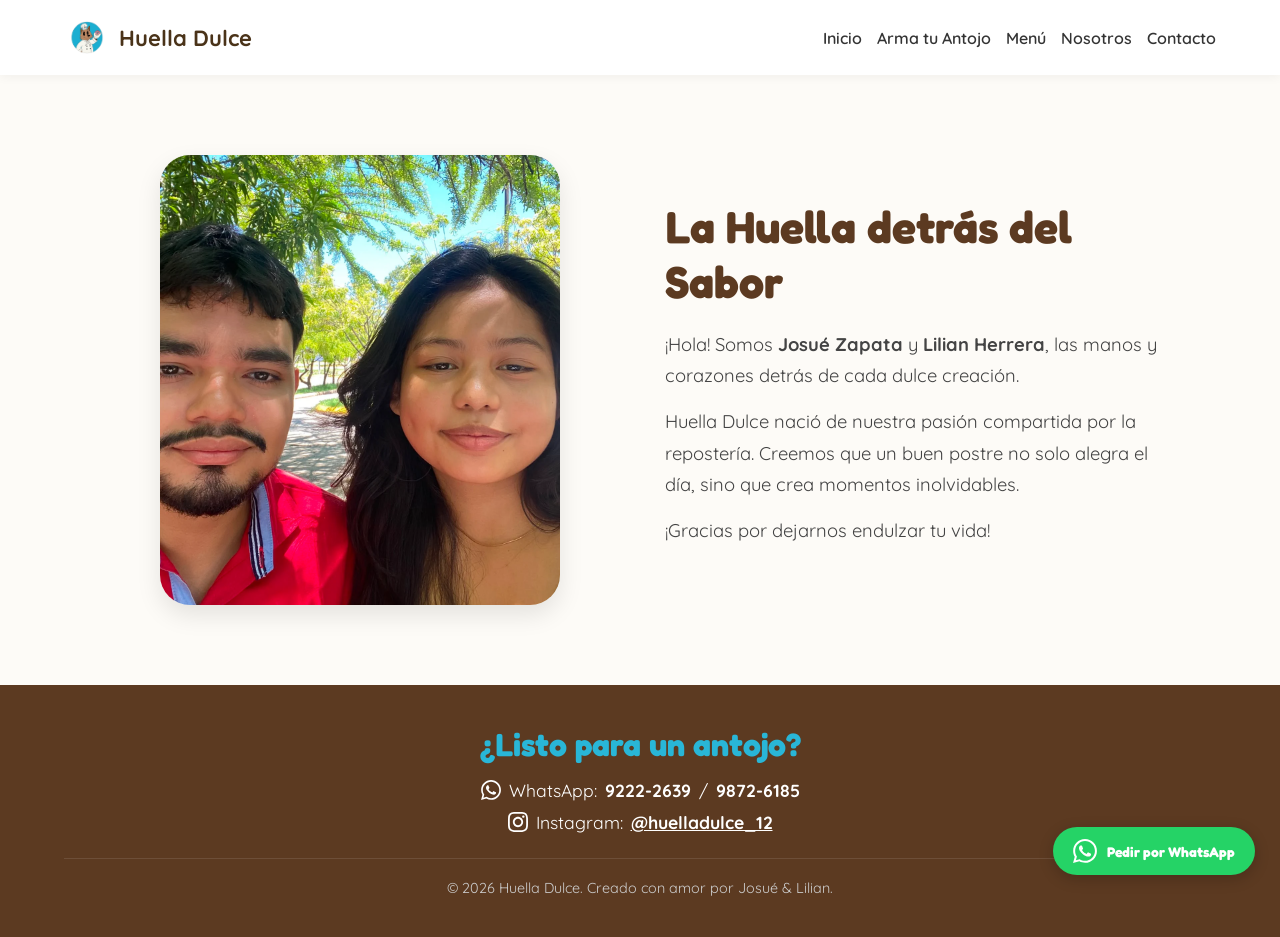
<file: pages/nosotros.html>
<!DOCTYPE html>
<html lang="es">
<head>
    <meta charset="UTF-8">
    <meta name="viewport" content="width=device-width, initial-scale=1.0">
    <title>Nosotros - Huella Dulce</title>
    <meta name="description" content="Conoce a Josué y Lilian, las manos y corazones detrás de Huella Dulce.">
    <link rel="preconnect" href="https://fonts.googleapis.com">
    <link rel="preconnect" href="https://fonts.gstatic.com" crossorigin>
    <link href="https://fonts.googleapis.com/css2?family=Fredoka:wght@300..700&family=Quicksand:wght@300..700&display=swap" rel="stylesheet">
    <link rel="stylesheet" href="../style.css">
</head>
<body>

    <a href="https://wa.me/50492222639?text=Hola,%20quiero%20hacer%20un%20pedido%20en%20Huella%20Dulce" target="_blank" class="whatsapp-float">
        <svg class="whatsapp-icon-svg" viewBox="0 0 24 24"><path d="M.057 24l1.687-6.163c-1.041-1.804-1.588-3.849-1.587-5.946.003-6.556 5.338-11.891 11.893-11.891 3.181.001 6.167 1.24 8.413 3.488 2.245 2.248 3.481 5.236 3.48 8.414-.003 6.557-5.338 11.892-11.893 11.892-1.99-.001-3.951-.5-5.688-1.448l-6.305 1.654zm6.597-3.807c1.676.995 3.276 1.591 5.392 1.592 5.448 0 9.886-4.434 9.889-9.885.002-5.462-4.415-9.89-9.881-9.892-5.452 0-9.887 4.434-9.889 9.884-.001 2.225.651 3.891 1.746 5.634l-.999 3.648 3.742-.981zm11.387-5.464c-.074-.124-.272-.198-.57-.347-.297-.149-1.758-.868-2.031-.967-.272-.099-.47-.149-.669.149-.198.297-.768.967-.941 1.165-.173.198-.347.223-.644.074-.297-.149-1.255-.462-2.39-1.475-.883-.788-1.48-1.761-1.653-2.059-.173-.297-.018-.458.13-.606.134-.133.297-.347.446-.521.151-.172.2-.296.3-.495.099-.198.05-.372-.025-.521-.075-.148-.669-1.611-.916-2.206-.242-.579-.487-.501-.669-.51l-.57-.01c-.198 0-.52.074-.792.372s-1.04 1.016-1.04 2.479 1.065 2.876 1.213 3.074c.149.198 2.096 3.2 5.076 4.487.709.306 1.263.489 1.694.626.712.226 1.36.194 1.872.118.571-.085 1.758-.719 2.006-1.413.248-.695.248-1.29.173-1.414z"/></svg>
        <span>Pedir por WhatsApp</span>
    </a>

    <header>
        <div class="logo-container">
            <img src="../img/laHuellaDulce-Photoroom.webp" alt="Logo Huella Dulce" class="logo-img">
            <span class="logo-texto">Huella Dulce</span>
        </div>

        <!-- Botón de Menú Hamburguesa (Va DENTRO del header, justo aquí) -->
        <button class="menu-toggle" id="menuToggle" aria-label="Abrir menú">
            ☰
        </button>

        <!-- Menú de navegación -->
        <nav id="navMenu">
            <ul>
                <li><a href="../index.html">Inicio</a></li>
                <li><a href="personaliza.html">Arma tu Antojo</a></li>
                <li><a href="menu.html">Menú</a></li>
                <li><a href="nosotros.html">Nosotros</a></li>
                <li><a href="contacto.html">Contacto</a></li>
            </ul>
        </nav>
    </header>

    <section class="nosotros">
        <div class="nosotros-imagen">
            <img src="../img/lilianyyo.webp" alt="Lilian y Josué" loading="lazy" decoding="async">
        </div>
        <div class="nosotros-texto">
            <h2>La Huella detrás del Sabor</h2>
            <p>¡Hola! Somos <strong>Josué Zapata</strong> y <strong>Lilian Herrera</strong>, las manos y corazones detrás de cada dulce creación.</p>
            <p>Huella Dulce nació de nuestra pasión compartida por la repostería. Creemos que un buen postre no solo alegra el día, sino que crea momentos inolvidables.</p>
            <p>¡Gracias por dejarnos endulzar tu vida!</p>
        </div>
    </section>

    <footer>
        <h2>¿Listo para un antojo?</h2>
        
        <div class="contacto-info">
            <p>
                <svg class="footer-icon" viewBox="0 0 24 24"><path d="M.057 24l1.687-6.163c-1.041-1.804-1.588-3.849-1.587-5.946.003-6.556 5.338-11.891 11.893-11.891 3.181.001 6.167 1.24 8.413 3.488 2.245 2.248 3.481 5.236 3.48 8.414-.003 6.557-5.338 11.892-11.893 11.892-1.99-.001-3.951-.5-5.688-1.448l-6.305 1.654zm6.597-3.807c1.676.995 3.276 1.591 5.392 1.592 5.448 0 9.886-4.434 9.889-9.885.002-5.462-4.415-9.89-9.881-9.892-5.452 0-9.887 4.434-9.889 9.884-.001 2.225.651 3.891 1.746 5.634l-.999 3.648 3.742-.981zm11.387-5.464c-.074-.124-.272-.198-.57-.347-.297-.149-1.758-.868-2.031-.967-.272-.099-.47-.149-.669.149-.198.297-.768.967-.941 1.165-.173.198-.347.223-.644.074-.297-.149-1.255-.462-2.39-1.475-.883-.788-1.48-1.761-1.653-2.059-.173-.297-.018-.458.13-.606.134-.133.297-.347.446-.521.151-.172.2-.296.3-.495.099-.198.05-.372-.025-.521-.075-.148-.669-1.611-.916-2.206-.242-.579-.487-.501-.669-.51l-.57-.01c-.198 0-.52.074-.792.372s-1.04 1.016-1.04 2.479 1.065 2.876 1.213 3.074c.149.198 2.096 3.2 5.076 4.487.709.306 1.263.489 1.694.626.712.226 1.36.194 1.872.118.571-.085 1.758-.719 2.006-1.413.248-.695.248-1.29.173-1.414z"/></svg>
                WhatsApp: <strong>9222-2639</strong> / <strong>9872-6185</strong>
            </p>
            <p>
                <svg class="footer-icon" viewBox="0 0 24 24"><path d="M12 2.163c3.204 0 3.584.012 4.85.07 3.252.148 4.771 1.691 4.919 4.919.058 1.265.069 1.645.069 4.849 0 3.205-.012 3.584-.069 4.849-.149 3.225-1.664 4.771-4.919 4.919-1.266.058-1.644.07-4.85.07-3.204 0-3.584-.012-4.849-.07-3.26-.149-4.771-1.699-4.919-4.92-.058-1.265-.07-1.644-.07-4.849 0-3.204.013-3.583.07-4.849.149-3.227 1.664-4.771 4.919-4.919 1.266-.057 1.645-.069 4.849-.069zm0-2.163c-3.259 0-3.667.014-4.947.072-4.358.2-6.78 2.618-6.98 6.98-.059 1.281-.073 1.689-.073 4.948 0 3.259.014 3.668.072 4.948.2 4.358 2.618 6.78 6.98 6.98 1.281.058 1.689.072 4.948.072 3.259 0 3.668-.014 4.948-.072 4.354-.2 6.782-2.618 6.979-6.98.059-1.28.073-1.689.073-4.948 0-3.259-.014-3.667-.072-4.947-.196-4.354-2.617-6.78-6.979-6.98-1.281-.059-1.69-.073-4.949-.073zm0 5.838c-3.403 0-6.162 2.759-6.162 6.162s2.759 6.163 6.162 6.163 6.162-2.759 6.162-6.163c0-3.403-2.759-6.162-6.162-6.162zm0 10.162c-2.209 0-4-1.79-4-4 0-2.209 1.791-4 4-4s4 1.791 4 4c0 2.21-1.791 4-4 4zm6.406-11.845c-.796 0-1.441.645-1.441 1.44s.645 1.44 1.441 1.44c.795 0 1.439-.645 1.439-1.44s-.644-1.44-1.439-1.44z"/></svg>
                Instagram: <a href="https://instagram.com/huelladulce_12" target="_blank" style="text-decoration: underline;"><strong>@huelladulce_12</strong></a>
            </p>
        </div>
        <div class="copyright">
            <p>&copy; 2026 Huella Dulce. Creado con amor por Josué & Lilian.</p>
        </div>
    </footer>

    <script src="../js/main.js"></script>
    <script src="../js/cart.js"></script>
</body>
</html>
</file>
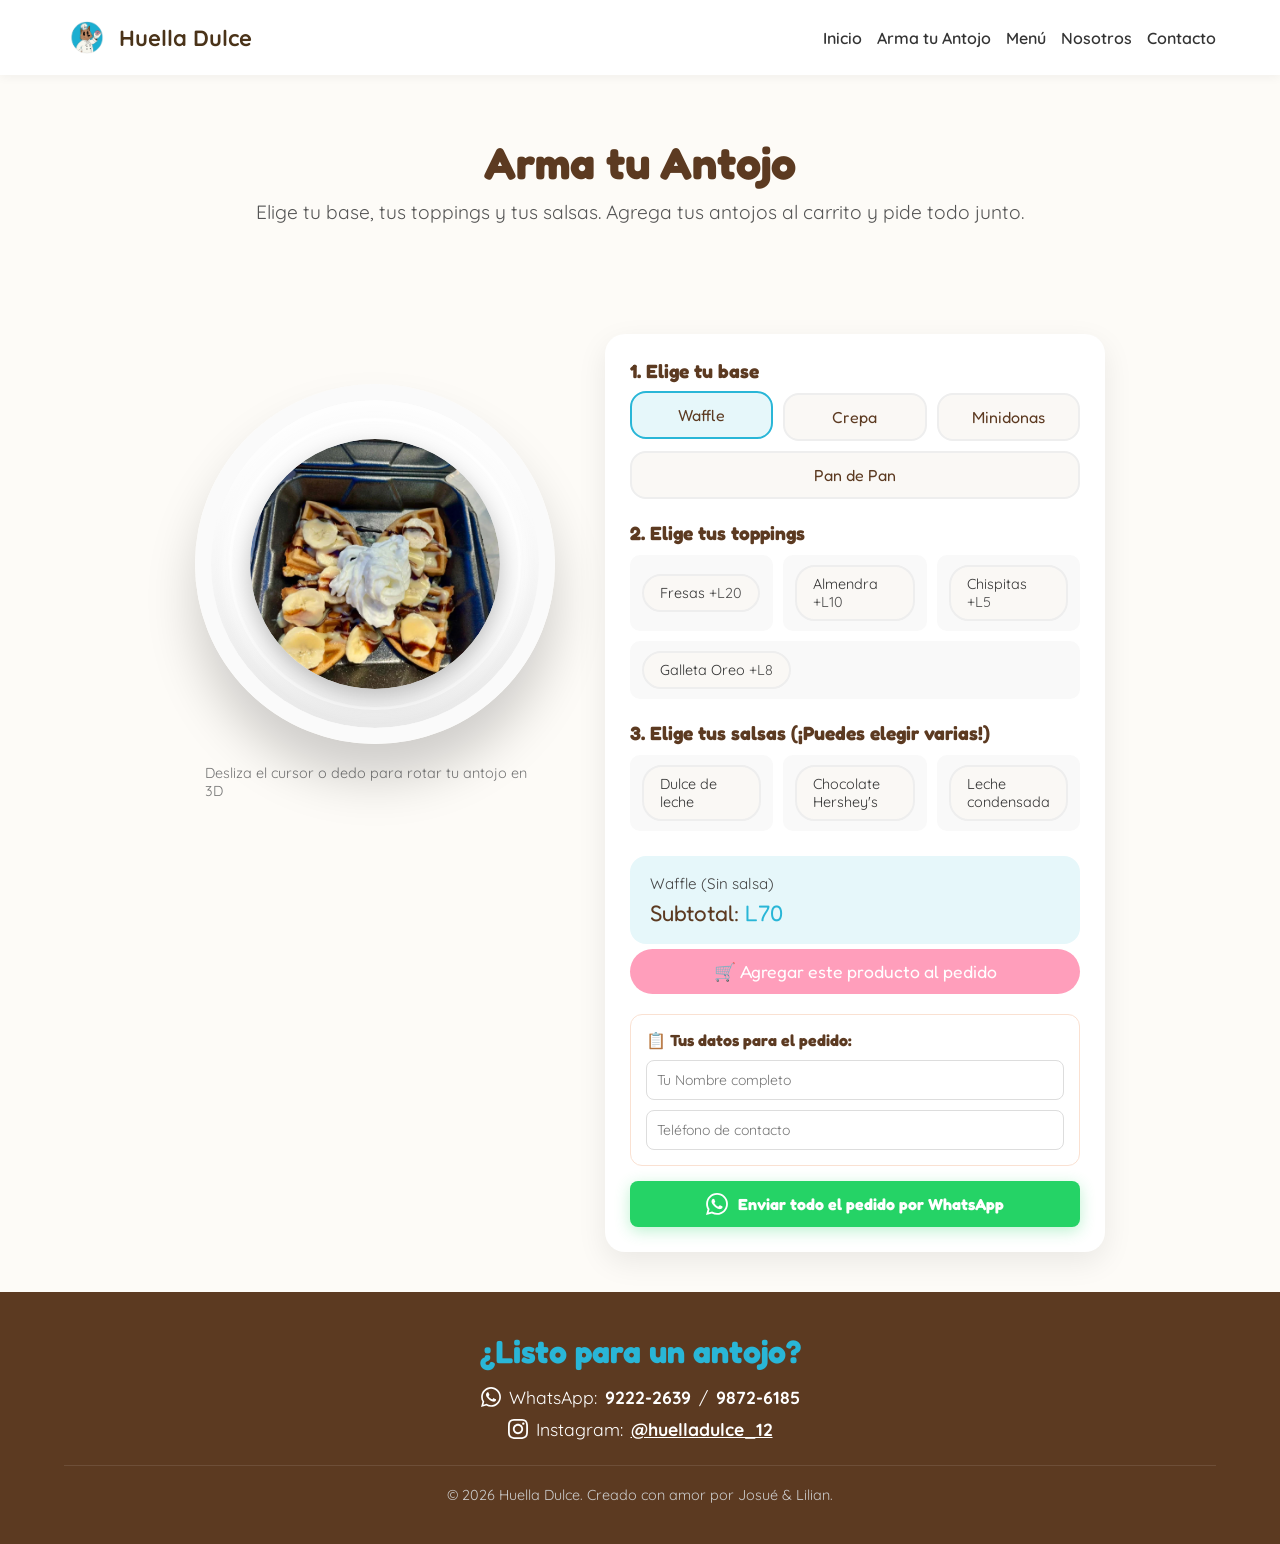
<file: pages/personaliza.html>
<!DOCTYPE html>
<html lang="es">

<head>
    <meta charset="UTF-8">
    <meta name="viewport" content="width=device-width, initial-scale=1.0">
    <title>Arma tu Antojo - Huella Dulce</title>
    <meta name="description"
        content="Personaliza tu waffle, crepa, minidonas o pan de pan con tus toppings y salsa favorita, mira una vista previa en 3D y pide directo por WhatsApp.">
    
    <link rel="preconnect" href="https://fonts.googleapis.com">
    <link rel="preconnect" href="https://fonts.gstatic.com" crossorigin>
    <link href="https://fonts.googleapis.com/css2?family=Fredoka:wght@300..700&family=Quicksand:wght@300..700&display=swap" rel="stylesheet">
    
    <link rel="stylesheet" href="../style.css">
</head>

<body>

    <header>
        <div class="logo-container">
            <img src="../img/laHuellaDulce-Photoroom.webp" alt="Logo Huella Dulce" class="logo-img">
            <span class="logo-texto">Huella Dulce</span>
        </div>

        <button class="menu-toggle" id="menuToggle" aria-label="Abrir menú">
            ☰
        </button>

        <nav id="navMenu">
            <ul>
                <li><a href="../index.html">Inicio</a></li>
                <li><a href="personaliza.html">Arma tu Antojo</a></li>
                <li><a href="menu.html">Menú</a></li>
                <li><a href="nosotros.html">Nosotros</a></li>
                <li><a href="contacto.html">Contacto</a></li>
            </ul>
        </nav>
    </header>

    <section class="personaliza-hero">
        <h1>Arma tu Antojo</h1>
        <p class="menu-subtitle">Elige tu base, tus toppings y tus salsas. Agrega tus antojos al carrito y pide todo junto.</p>
    </section>

    <section class="customizer-wrap">

        <!-- VISTA PREVIA INTERACTIVA DE PLATO DE ANTOJOS -->
        <div class="customizer-3d" id="preview3d">
            <div class="plate" id="plate">
                <!-- Plato de Cerámica Base -->
                <div class="plate-base"></div>

                <!-- Capa de Salsa -->
                <div id="salsaOverlay" class="salsa-overlay"></div>

                <!-- Imagen del Producto -->
                <div class="img-wrapper">
                    <img id="previewImg" src="../img/waflesnew.webp" alt="Vista previa del antojo" class="preview-img-3d">
                </div>

                <!-- Emojis colocados en las 4 posiciones del plato -->
                <div id="emojiPosTL" class="emoji-slot slot-tl"></div>
                <div id="emojiPosBR" class="emoji-slot slot-br"></div>
                <div id="emojiPosTR" class="emoji-slot slot-tr"></div>
                <div id="emojiPosBL" class="emoji-slot slot-bl"></div>
            </div>
            <p class="hint">Desliza el cursor o dedo para rotar tu antojo en 3D</p>
        </div>

        <!-- PANEL DE OPCIONES -->
        <div class="customizer-panel">

            <h3>1. Elige tu base</h3>
            <div class="base-selector">
                <button type="button" class="base-btn active" data-base="waffle">Waffle</button>
                <button type="button" class="base-btn" data-base="crepa">Crepa</button>
                <button type="button" class="base-btn" data-base="minidona">Minidonas</button>
                <button type="button" class="base-btn" data-base="pandepan">Pan de Pan</button>
            </div>

            <!-- Variantes dinámicas -->
            <div id="variantBox" class="variant-box hidden"></div>

            <h3>2. Elige tus toppings</h3>
            <div class="toppings-selector">
                <label class="topping-label">
                    <input type="checkbox" data-price="20" data-sticker="fresa">
                    <span>Fresas <em>+L20</em></span>
                </label>
                <label class="topping-label">
                    <input type="checkbox" data-price="10" data-sticker="almendra">
                    <span>Almendra <em>+L10</em></span>
                </label>
                <label class="topping-label">
                    <input type="checkbox" data-price="5" data-sticker="chispitas">
                    <span>Chispitas <em>+L5</em></span>
                </label>
                <label class="topping-label">
                    <input type="checkbox" data-price="8" data-sticker="oreo">
                    <span>Galleta Oreo <em>+L8</em></span>
                </label>
            </div>

            <h3>3. Elige tus salsas (¡Puedes elegir varias!)</h3>
            <div class="salsa-selector">
                <label class="topping-label">
                    <input type="checkbox" name="salsa" value="dulce" data-visual="dulce">
                    <span>Dulce de leche</span>
                </label>
                <label class="topping-label">
                    <input type="checkbox" name="salsa" value="choco" data-visual="choco">
                    <span>Chocolate Hershey's</span>
                </label>
                <label class="topping-label">
                    <input type="checkbox" name="salsa" value="leche" data-visual="leche">
                    <span>Leche condensada</span>
                </label>
            </div>

            <div class="order-summary">
                <p id="summaryText">Waffle</p>
                <p class="total">Subtotal: <span id="totalPrice">L70</span></p>
            </div>

            <!-- BOTÓN AGREGAR AL CARRITO -->
            <button type="button" id="btnAgregarCarrito" class="btn-rosa" style="width: 100%; margin-top: 5px; text-align: center; cursor: pointer;">
                🛒 Agregar este producto al pedido
            </button>

            <!-- DATOS CLIENTE -->
            <div class="datos-cliente-box" style="background: #ffffff; padding: 15px; border-radius: 12px; margin-top: 20px; border: 1px solid #fae1d2;">
                <h4 style="margin: 0 0 10px 0; color: #5c3a21; font-family: 'Fredoka', sans-serif;">📋 Tus datos para el pedido:</h4>
                <div style="display: flex; flex-direction: column; gap: 10px;">
                    <input type="text" id="clienteNombre" placeholder="Tu Nombre completo" style="padding: 10px; border: 1px solid #ddd; border-radius: 8px; font-family: 'Quicksand', sans-serif; font-size: 14px;">
                    <input type="tel" id="clienteTelefono" placeholder="Teléfono de contacto" style="padding: 10px; border: 1px solid #ddd; border-radius: 8px; font-family: 'Quicksand', sans-serif; font-size: 14px;">
                </div>
            </div>

            <!-- CARRITO DE COMPRAS -->
            <div id="carritoContainer" style="background: #fdf8f5; padding: 15px; border-radius: 12px; margin-top: 20px; border: 2px dashed #e67e22; display: none;">
                <h4 style="margin: 0 0 10px 0; color: #5c3a21; font-family: 'Fredoka', sans-serif;">🛍️ Tu Pedido Actual:</h4>
                <ul id="carritoItemsList" style="margin: 0 0 10px 20px; padding: 0; color: #555; font-size: 14px;"></ul>
                <div style="border-top: 1px solid #fae1d2; padding-top: 8px; display: flex; justify-content: space-between; font-weight: bold; color: #5c3a21;">
                    <span>Gran Total:</span>
                    <span id="carritoGranTotal" style="color: #e67e22;">L0</span>
                </div>
            </div>

            <!-- BOTÓN WHATSAPP -->
            <a href="#" id="whatsappOrderBtn" target="_blank" class="btn-whatsapp-real" style="display: none; align-items: center; justify-content: center; gap: 10px; margin-top: 15px; padding: 12px; background: #25D366; color: white; text-decoration: none; border-radius: 8px; font-weight: bold;">
                <svg width="22" height="22" viewBox="0 0 24 24" fill="white">
                    <path d="M.057 24l1.687-6.163c-1.041-1.804-1.588-3.849-1.587-5.946.003-6.556 5.338-11.891 11.893-11.891 3.181.001 6.167 1.24 8.413 3.488 2.245 2.248 3.481 5.236 3.48 8.414-.003 6.557-5.338 11.892-11.893 11.892-1.99-.001-3.951-.5-5.688-1.448l-6.305 1.654zm6.597-3.807c1.676.995 3.276 1.591 5.392 1.592 5.448 0 9.886-4.434 9.889-9.885.002-5.462-4.415-9.89-9.881-9.892-5.452 0-9.887 4.434-9.889 9.884-.001 2.225.651 3.891 1.746 5.634l-.999 3.648 3.742-.981zm11.387-5.464c-.074-.124-.272-.198-.57-.347-.297-.149-1.758-.868-2.031-.967-.272-.099-.47-.149-.669.149-.198.297-.768.967-.941 1.165-.173.198-.347.223-.644.074-.297-.149-1.255-.462-2.39-1.475-.883-.788-1.48-1.761-1.653-2.059-.173-.297-.018-.458.13-.606.134-.133.297-.347.446-.521.151-.172.2-.296.3-.495.099-.198.05-.372-.025-.521-.075-.148-.669-1.611-.916-2.206-.242-.579-.487-.501-.669-.51l-.57-.01c-.198 0-.52.074-.792.372s-1.04 1.016-1.04 2.479 1.065 2.876 1.213 3.074c.149.198 2.096 3.2 5.076 4.487.709.306 1.263.489 1.694.626.712.226 1.36.194 1.872.118.571-.085 1.758-.719 2.006-1.413.248-.695.248-1.29.173-1.414z"/>
                </svg>
                <span>Enviar todo el pedido por WhatsApp</span>
            </a>

        </div>
    </section>

    <footer>
        <h2>¿Listo para un antojo?</h2>
        
        <div class="contacto-info">
            <p>
                <svg class="footer-icon" viewBox="0 0 24 24"><path d="M.057 24l1.687-6.163c-1.041-1.804-1.588-3.849-1.587-5.946.003-6.556 5.338-11.891 11.893-11.891 3.181.001 6.167 1.24 8.413 3.488 2.245 2.248 3.481 5.236 3.48 8.414-.003 6.557-5.338 11.892-11.893 11.892-1.99-.001-3.951-.5-5.688-1.448l-6.305 1.654zm6.597-3.807c1.676.995 3.276 1.591 5.392 1.592 5.448 0 9.886-4.434 9.889-9.885.002-5.462-4.415-9.89-9.881-9.892-5.452 0-9.887 4.434-9.889 9.884-.001 2.225.651 3.891 1.746 5.634l-.999 3.648 3.742-.981zm11.387-5.464c-.074-.124-.272-.198-.57-.347-.297-.149-1.758-.868-2.031-.967-.272-.099-.47-.149-.669.149-.198.297-.768.967-.941 1.165-.173.198-.347.223-.644.074-.297-.149-1.255-.462-2.39-1.475-.883-.788-1.48-1.761-1.653-2.059-.173-.297-.018-.458.13-.606.134-.133.297-.347.446-.521.151-.172.2-.296.3-.495.099-.198.05-.372-.025-.521-.075-.148-.669-1.611-.916-2.206-.242-.579-.487-.501-.669-.51l-.57-.01c-.198 0-.52.074-.792.372s-1.04 1.016-1.04 2.479 1.065 2.876 1.213 3.074c.149.198 2.096 3.2 5.076 4.487.709.306 1.263.489 1.694.626.712.226 1.36.194 1.872.118.571-.085 1.758-.719 2.006-1.413.248-.695.248-1.29.173-1.414z"/></svg>
                WhatsApp: <strong>9222-2639</strong> / <strong>9872-6185</strong>
            </p>
            <p>
                <svg class="footer-icon" viewBox="0 0 24 24"><path d="M12 2.163c3.204 0 3.584.012 4.85.07 3.252.148 4.771 1.691 4.919 4.919.058 1.265.069 1.645.069 4.849 0 3.205-.012 3.584-.069 4.849-.149 3.225-1.664 4.771-4.919 4.919-1.266.058-1.644.07-4.85.07-3.204 0-3.584-.012-4.849-.07-3.26-.149-4.771-1.699-4.919-4.92-.058-1.265-.07-1.644-.07-4.849 0-3.204.013-3.583.07-4.849.149-3.227 1.664-4.771 4.919-4.919 1.266-.057 1.645-.069 4.849-.069zm0-2.163c-3.259 0-3.667.014-4.947.072-4.358.2-6.78 2.618-6.98 6.98-.059 1.281-.073 1.689-.073 4.948 0 3.259.014 3.668.072 4.948.2 4.358 2.618 6.78 6.98 6.98 1.281.058 1.689.072 4.948.072 3.259 0 3.668-.014 4.948-.072 4.354-.2 6.782-2.618 6.979-6.98.059-1.28.073-1.689.073-4.948 0-3.259-.014-3.667-.072-4.947-.196-4.354-2.617-6.78-6.979-6.98-1.281-.059-1.69-.073-4.949-.073zm0 5.838c-3.403 0-6.162 2.759-6.162 6.162s2.759 6.163 6.162 6.163 6.162-2.759 6.162-6.163c0-3.403-2.759-6.162-6.162-6.162zm0 10.162c-2.209 0-4-1.79-4-4 0-2.209 1.791-4 4-4s4 1.791 4 4c0 2.21-1.791 4-4 4zm6.406-11.845c-.796 0-1.441.645-1.441 1.44s.645 1.44 1.441 1.44c.795 0 1.439-.645 1.439-1.44s-.644-1.44-1.439-1.44z"/></svg>
                Instagram: <a href="https://instagram.com/huelladulce_12" target="_blank" style="text-decoration: underline;"><strong>@huelladulce_12</strong></a>
            </p>
        </div>
        <div class="copyright">
            <p>&copy; 2026 Huella Dulce. Creado con amor por Josué & Lilian.</p>
        </div>
    </footer>

    <!-- NOTIFICACIÓN TOAST -->
    <div id="toastNotificacion" style="position: fixed; bottom: 20px; right: 20px; background: #2ecc71; color: white; padding: 12px 20px; border-radius: 8px; font-family: 'Quicksand', sans-serif; display: none; z-index: 1000; box-shadow: 0 4px 6px rgba(0,0,0,0.1);">
        🛒 <strong>¡Agregado al pedido!</strong>
    </div>

    <script src="../js/main.js"></script>
    <script src="../js/cart.js"></script>
    <script src="../js/customizer.js"></script>
</body>

</html>
</file>
<file: style.css>
:root {
    --azul-turquesa: #29b6d7;
    --azul-claro: #e6f7fa;
    --marron-chocolate: #5c3a21;
    --rosa-dona: #ff9ebb;
    --blanco-crema: #fdfbf7;
    --texto-oscuro: #333333;
}

* {
    margin: 0;
    padding: 0;
    box-sizing: border-box;
}

body {
    font-family: 'Quicksand', sans-serif;
    background-color: var(--blanco-crema);
    color: var(--texto-oscuro);
    scroll-behavior: smooth;
}

h1, h2, h3 {
    font-family: 'Fredoka', sans-serif;
    color: var(--marron-chocolate);
}

a {
    text-decoration: none;
    color: inherit;
}

li {
    list-style: none;
}

.btn-rosa {
    background-color: var(--rosa-dona);
    color: white;
    padding: 12px 25px;
    border-radius: 50px;
    font-family: 'Fredoka', sans-serif;
    font-size: 1.1rem;
    border: none;
    cursor: pointer;
    transition: transform 0.2s, background-color 0.2s;
    display: inline-block;
}

.btn-rosa:hover {
    transform: scale(1.05);
    background-color: #ff85a7;
}

.btn-outline {
    border: 2px solid var(--azul-turquesa);
    color: var(--azul-turquesa);
    padding: 10px 23px;
    border-radius: 50px;
    font-family: 'Fredoka', sans-serif;
    font-size: 1.1rem;
    display: inline-block;
    transition: all 0.2s;
}

.btn-outline:hover {
    background-color: var(--azul-turquesa);
    color: white;
}

.ver-mas {
    display: block;
    width: fit-content;
    margin: 40px auto 0;
}

/* =========================================================
   CORRECCIÓN DEL HEADER Y MENÚ HAMBURGUESA
   ========================================================= */

header {
    display: flex;
    justify-content: space-between;
    align-items: center;
    padding: 15px 5%;
    background-color: #ffffff;
    box-shadow: 0 2px 10px rgba(0,0,0,0.05);
    position: relative;
}

.logo-container {
    display: flex;
    align-items: center;
    gap: 10px;
}

.logo-img {
    width: 45px;
    height: 45px;
    object-fit: contain;
}

.logo-texto {
    font-size: 22px;
    font-weight: bold;
    color: #4a3319;
}

/* El menú de navegación normal en computadoras */
header nav ul {
    display: flex;
    list-style: none;
    gap: 25px;
    margin: 0;
    padding: 0;
}

header nav ul li a {
    text-decoration: none;
    color: #333;
    font-weight: 600;
    transition: color 0.2s;
}

header nav ul li a:hover {
    color: #e67e22; /* O el color rosado/principal de tu marca */
}

/* POR DEFECTO EN PC: El botón de hamburguesa se oculta por completo */
.menu-toggle {
    display: none;
}

/* =========================================================
   CUANDO LA PANTALLA ES DE CELULAR (Menor o igual a 768px)
   ========================================================= */
@media (max-width: 768px) {
    .menu-toggle {
        display: block; /* Aparece solo en celulares */
        background: none;
        border: none;
        font-size: 26px;
        cursor: pointer;
        color: #333;
    }

    /* Se oculta el menú horizontal de la PC */
    header nav {
        display: none;
        position: absolute;
        top: 100%;
        left: 0;
        width: 100%;
        background: #ffffff;
        box-shadow: 0 10px 20px rgba(0,0,0,0.1);
        padding: 20px;
        z-index: 1000;
    }

    /* Cuando JavaScript activa la clase, el menú se despliega verticalmente */
    header nav.active {
        display: block;
    }

    header nav ul {
        flex-direction: column;
        align-items: center;
        gap: 15px;
    }
}

/* --- HERO --- */
.hero {
    display: flex;
    align-items: center;
    justify-content: space-between;
    padding: 60px 5%;
    max-width: 1200px;
    margin: 0 auto;
    gap: 50px;
}

.hero-texto {
    flex: 1;
}

.hero-texto h1 {
    font-size: 3.5rem;
    line-height: 1.2;
    margin-bottom: 20px;
}

.hero-texto p {
    font-size: 1.3rem;
    margin-bottom: 30px;
    color: #666;
}

.hero-botones {
    display: flex;
    gap: 15px;
    flex-wrap: wrap;
}

.hero-imagen {
    flex: 1;
    display: flex;
    justify-content: center;
}

.hero-imagen img {
    width: 100%;
    max-width: 450px;
    height: 400px;
    object-fit: cover;
    border-radius: 30px;
    box-shadow: 0 10px 25px rgba(0,0,0,0.1);
}

/* --- TEASER (inicio) --- */
.teaser-section {
    background-color: var(--azul-claro);
    padding: 70px 5%;
    text-align: center;
}

.teaser-section h2 {
    font-size: 2.5rem;
    margin-bottom: 10px;
}

.teaser-grid {
    display: grid;
    grid-template-columns: repeat(auto-fit, minmax(200px, 1fr));
    gap: 25px;
    max-width: 1100px;
    margin: 40px auto 0;
}

.teaser-card {
    background: white;
    border-radius: 20px;
    padding: 15px;
    box-shadow: 0 5px 15px rgba(0,0,0,0.05);
    transition: transform 0.3s;
}

.teaser-card:hover {
    transform: translateY(-8px);
}

.teaser-card img {
    width: 100%;
    height: 150px;
    object-fit: cover;
    border-radius: 15px;
    margin-bottom: 12px;
}

.teaser-card h3 {
    font-size: 1.3rem;
}

.teaser-card p {
    color: var(--azul-turquesa);
    font-weight: 600;
}

/* --- CTA personaliza (inicio) --- */
.cta-personaliza {
    max-width: 1000px;
    margin: 0 auto;
    padding: 70px 5%;
    display: flex;
    align-items: center;
    justify-content: space-between;
    gap: 30px;
    flex-wrap: wrap;
}

.cta-texto h2 {
    font-size: 2.2rem;
    margin-bottom: 15px;
}

.cta-texto p {
    color: #555;
    font-size: 1.1rem;
    margin-bottom: 20px;
    max-width: 500px;
}

.cta-emoji {
    font-size: 5rem;
}

/* --- MENÚ / TIENDA --- */
.menu-section {
    background-color: var(--azul-claro);
    padding: 80px 5%;
    text-align: center;
}

.menu-section h2 {
    font-size: 2.8rem;
    margin-bottom: 15px;
}

.menu-subtitle {
    font-size: 1.2rem;
    margin-bottom: 50px;
    color: #555;
}

.menu-grid {
    display: grid;
    grid-template-columns: repeat(auto-fit, minmax(250px, 1fr));
    gap: 30px;
    max-width: 1200px;
    margin: 0 auto;
}

.menu-card {
    background-color: white;
    border-radius: 20px;
    padding: 20px;
    box-shadow: 0 5px 15px rgba(0,0,0,0.05);
    transition: transform 0.3s;
    display: flex;
    flex-direction: column;
    align-items: center;
    justify-content: space-between;
}

.menu-card:hover {
    transform: translateY(-10px);
}

.menu-card img {
    width: 100%;
    height: 200px;
    object-fit: cover;
    border-radius: 15px;
    margin-bottom: 20px;
}

.menu-card h3 {
    font-size: 1.6rem;
    margin-bottom: 5px;
}

.menu-card .precio {
    font-family: 'Fredoka', sans-serif;
    color: var(--azul-turquesa);
    font-size: 1.1rem;
    font-weight: 600;
    margin-bottom: 10px;
}

.menu-card p {
    font-size: 1rem;
    color: #666;
    line-height: 1.5;
    text-align: center;
    margin-bottom: 15px;
}

.btn-comprar {
    background-color: var(--azul-turquesa);
    color: white;
    padding: 8px 18px;
    border-radius: 20px;
    font-family: 'Fredoka', sans-serif;
    font-size: 0.95rem;
    border: none;
    cursor: pointer;
    transition: background-color 0.2s;
}

.btn-comprar:hover {
    background-color: #219ab5;
}

/* --- Extras (toppings y salsas) --- */
.extras-box {
    max-width: 700px;
    margin: 50px auto 0;
    background-color: white;
    border-radius: 20px;
    padding: 30px 40px;
    box-shadow: 0 5px 15px rgba(0,0,0,0.05);
    display: flex;
    justify-content: space-around;
    flex-wrap: wrap;
    gap: 20px;
    text-align: left;
}

.extras-col h4 {
    font-family: 'Fredoka', sans-serif;
    color: var(--marron-chocolate);
    margin-bottom: 10px;
    font-size: 1.2rem;
}

.extras-col ul li {
    color: #555;
    padding: 3px 0;
}

/* --- PÁGINA ARMA TU ANTOJO --- */
.personaliza-hero {
    text-align: center;
    padding: 60px 5% 20px;
}

.personaliza-hero h1 {
    font-size: 2.8rem;
    margin-bottom: 10px;
}

.customizer-wrap {
    max-width: 1150px;
    margin: 0 auto;
    padding: 20px 5% 80px;
    display: flex;
    gap: 40px;
    flex-wrap: wrap;
    justify-content: center;
    align-items: center;
}

/* --- VISTA 3D Y ESTÉTICA DE PLATO --- */
/* =========================================================
   EFECTO 3D AVANZADO Y CAPAS DINÁMICAS
   ========================================================= */

.customizer-3d {
    display: flex;
    flex-direction: column;
    align-items: center;
    justify-content: center;
    margin: 20px 0;
}

.canvas-3d-container {
    width: 100%;
    max-width: 420px;
    height: 380px;
    border-radius: 24px;
    background: radial-gradient(circle at center, #ffffff 0%, #fdfbf7 70%, #faeee5 100%);
    box-shadow: 0 15px 35px rgba(92, 58, 33, 0.12), inset 0 1px 0 rgba(255, 255, 255, 0.9);
    position: relative;
    overflow: hidden;
    touch-action: none;
}

.canvas-3d-container canvas {
    width: 100% !important;
    height: 100% !important;
    outline: none;
}

.plate {
    position: relative;
    width: 300px;
    height: 300px;
    background: linear-gradient(145deg, #ffffff, #f0f0f0);
    border-radius: 50%;
    box-shadow: 0 20px 40px rgba(0,0,0,0.15), 
                inset 0 2px 5px rgba(255,255,255,0.8),
                inset 0 -5px 15px rgba(0,0,0,0.08);
    display: flex;
    align-items: center;
    justify-content: center;
    transform-style: preserve-3d;
    transition: transform 0.1s ease-out;
}

.preview-img-3d {
    width: 82%;
    height: 82%;
    object-fit: cover;
    border-radius: 50%;
    box-shadow: 0 8px 20px rgba(0,0,0,0.2);
    transform: translateZ(20px); /* Eleva la foto del plato en el espacio 3D */
}

/* Asegura que la capa flotante cubra exactamente el plato */
.toppings-3d-layer {
    position: absolute;
    width: 82%;  /* Mismo tamaño relativo que tu .preview-img-3d */
    height: 82%;
    top: 9%;     /* Centrado exacto dentro del plato */
    left: 9%;
    transform-style: preserve-3d;
    pointer-events: none;
    z-index: 10; /* Asegura que quede por ENCIMA de la imagen */
}

/* Estilo individual de cada ingrediente flotante 3D */
.sticker {
    position: absolute;
    transform: scale(0) translateZ(0px);
    opacity: 0;
    transition: all 0.4s cubic-bezier(0.175, 0.885, 0.32, 1.275);
}

.topping-badge {
    display: flex;
    align-items: center;
    justify-content: center;
    width: 42px;
    height: 42px;
    background: rgba(255, 255, 255, 0.95);
    border-radius: 50%;
    font-size: 22px;
    box-shadow: 0 8px 16px rgba(0,0,0,0.25), 
                0 2px 4px rgba(0,0,0,0.1);
    border: 2px solid rgba(255,255,255,0.8);
}

/* Posiciones estratégicas distribuidas de forma natural sobre el plato */
.sticker-fresa { top: 22%; left: 25%; }
.sticker-almendra { top: 58%; left: 20%; }
.sticker-chispitas { top: 28%; right: 22%; }
.sticker-oreo { top: 62%; right: 25%; }

/* Cuando el usuario selecciona el topping, se activa con un efecto "Pop" 3D */
.sticker.show {
    transform: scale(1) translateZ(45px); /* Salta hacia adelante en 3D */
    opacity: 1;
}

/* SALSAS DINÁMICAS CON EFECTO DE RELIEVE 3D */
.salsa-drip {
    position: absolute;
    inset: 25px;
    border-radius: 50%;
    opacity: 0;
    pointer-events: none;
    transition: all 0.4s ease;
    transform: translateZ(30px); /* Se sitúan flotando justo sobre la foto */
    mix-blend-mode: multiply;
}

/* Estilo realista tipo almíbar/salsa derramada con brillos */
.salsa-dulce-visual.show {
    opacity: 0.85;
    background: radial-gradient(circle, transparent 40%, rgba(212, 115, 33, 0.65) 75%),
                linear-gradient(135deg, rgba(255,255,255,0.3), transparent);
    box-shadow: inset 0 0 15px rgba(139, 69, 19, 0.4);
}

.salsa-choco-visual.show {
    opacity: 0.9;
    background: radial-gradient(circle, transparent 40%, rgba(77, 38, 4, 0.75) 75%),
                linear-gradient(135deg, rgba(255,255,255,0.25), transparent);
    box-shadow: inset 0 0 15px rgba(40, 20, 2, 0.5);
}

.salsa-leche-visual.show {
    opacity: 0.85;
    background: radial-gradient(circle, transparent 40%, rgba(255, 255, 240, 0.75) 75%),
                linear-gradient(135deg, rgba(255,255,255,0.4), transparent);
    box-shadow: inset 0 0 15px rgba(200, 200, 180, 0.4);
}

.hint {
    margin-top: 20px;
    color: #777;
    font-size: 0.9rem;
}

/* --- PANEL DE OPCIONES --- */
.customizer-panel {
    flex: 1.2;
    min-width: 320px;
    background: white;
    padding: 35px;
    border-radius: 30px;
    box-shadow: 0 10px 30px rgba(92, 58, 33, 0.08);
}

.customizer-panel h3 {
    font-size: 1.2rem;
    margin: 22px 0 10px;
    color: var(--marron-chocolate);
}

.customizer-panel h3:first-child {
    margin-top: 0;
}

.base-selector {
    display: flex;
    flex-wrap: wrap;
    gap: 10px;
}

.base-btn {
    background-color: #faf8f5;
    border: 2px solid #eee;
    border-radius: 16px;
    padding: 10px 18px;
    font-family: 'Fredoka', sans-serif;
    font-size: 1rem;
    color: var(--marron-chocolate);
    cursor: pointer;
    transition: all 0.2s;
}

.base-btn:hover {
    border-color: var(--rosa-dona);
    background-color: #fff;
}

.base-btn.active {
    border-color: var(--azul-turquesa);
    background-color: var(--azul-claro);
    transform: translateY(-2px);
}

.variant-box {
    margin-top: 12px;
}

.variant-box.hidden {
    display: none;
}

.variant-box select {
    padding: 10px 15px;
    border-radius: 14px;
    border: 2px solid #eee;
    font-family: 'Quicksand', sans-serif;
    font-size: 0.95rem;
    width: 100%;
    outline: none;
    background-color: #faf8f5;
    color: var(--texto-oscuro);
}

.toppings-selector,
.salsa-selector {
    display: flex;
    flex-wrap: wrap;
    gap: 10px;
}

.topping-label {
    position: relative;
}

.topping-label input {
    position: absolute;
    opacity: 0;
    width: 1px;
    height: 1px;
}

.topping-label span {
    display: inline-block;
    background-color: #faf8f5;
    border: 2px solid #eee;
    border-radius: 20px;
    padding: 8px 16px;
    font-size: 0.9rem;
    cursor: pointer;
    transition: all 0.2s;
    color: var(--texto-oscuro);
}

.topping-label span:hover {
    border-color: var(--rosa-dona);
}

.topping-label input:checked + span {
    background-color: var(--rosa-dona);
    border-color: var(--rosa-dona);
    color: white;
}

.topping-label em {
    font-style: normal;
    opacity: 0.85;
}

.order-summary {
    margin-top: 25px;
    background-color: var(--azul-claro);
    border-radius: 16px;
    padding: 18px 20px;
}

.order-summary #summaryText {
    font-size: 0.95rem;
    color: #444;
    margin-bottom: 6px;
}

.order-summary .total {
    font-family: 'Fredoka', sans-serif;
    font-size: 1.4rem;
    color: var(--marron-chocolate);
}

.order-summary .total span {
    color: var(--azul-turquesa);
}

.btn-pedido-personalizado {
    margin-top: 20px;
    width: 100%;
    text-align: center;
}

/* --- SECCIÓN NOSOTROS --- */
.nosotros {
    display: flex;
    align-items: center;
    justify-content: space-between;
    padding: 80px 5%;
    max-width: 1200px;
    margin: 0 auto;
    gap: 50px;
}

.nosotros-imagen {
    flex: 1;
    display: flex;
    justify-content: center;
}

.nosotros-imagen img {
    width: 100%;
    max-width: 400px;
    height: 450px;
    object-fit: cover;
    border-radius: 30px;
    box-shadow: 0 10px 25px rgba(0,0,0,0.1);
}

.nosotros-texto {
    flex: 1;
}

.nosotros-texto h2 {
    font-size: 2.8rem;
    margin-bottom: 20px;
}

.nosotros-texto p {
    font-size: 1.15rem;
    line-height: 1.7;
    color: #444;
    margin-bottom: 15px;
}

/* --- PÁGINA CONTACTO --- */
.contacto-section {
    max-width: 1000px;
    margin: 0 auto;
    padding: 70px 5%;
    text-align: center;
}

.contacto-section h2 {
    font-size: 2.6rem;
}

.contacto-cards {
    display: grid;
    grid-template-columns: repeat(auto-fit, minmax(200px, 1fr));
    gap: 25px;
    margin-top: 40px;
}

.contacto-card {
    background-color: white;
    border-radius: 20px;
    padding: 30px 20px;
    box-shadow: 0 5px 15px rgba(0,0,0,0.05);
    transition: transform 0.2s;
    display: flex;
    flex-direction: column;
    align-items: center;
    gap: 10px;
}

.contacto-card:hover {
    transform: translateY(-8px);
}

.contacto-icono {
    width: 40px;
    height: 40px;
    display: flex;
    align-items: center;
    justify-content: center;
}

.contacto-card h3 {
    font-size: 1.3rem;
    margin-bottom: 2px;
}

.contacto-card p {
    color: var(--azul-turquesa);
    font-weight: 600;
}

.contacto-extra {
    margin-top: 40px;
    color: #666;
}

.contacto-extra p {
    margin: 6px 0;
}

/* --- FOOTER --- */
footer {
    background-color: var(--marron-chocolate);
    color: white;
    text-align: center;
    padding: 40px 5%;
}

footer h2 {
    color: var(--azul-turquesa);
    font-size: 2rem;
    margin-bottom: 15px;
}

.contacto-info {
    margin-bottom: 25px;
    font-size: 1.1rem;
    display: flex;
    flex-direction: column;
    align-items: center;
    gap: 10px;
}

.contacto-info p {
    margin: 0;
    display: flex;
    align-items: center;
    gap: 8px;
}

.footer-icon {
    width: 20px;
    height: 20px;
    fill: currentColor;
    vertical-align: middle;
}

.copyright {
    border-top: 1px solid rgba(255,255,255,0.1);
    padding-top: 20px;
    font-size: 0.9rem;
    color: #ccc;
}

/* --- Botón flotante de WhatsApp --- */
.whatsapp-float {
    position: fixed;
    bottom: 20px;
    right: 20px;
    background-color: #25d366;
    color: white;
    padding: 12px 20px;
    border-radius: 50px;
    font-family: 'Fredoka', sans-serif;
    box-shadow: 0 4px 15px rgba(0,0,0,0.2);
    z-index: 2000;
    display: flex;
    align-items: center;
    gap: 10px;
    transition: transform 0.2s;
}

.whatsapp-float:hover {
    transform: scale(1.05);
}

.whatsapp-icon-svg {
    width: 24px;
    height: 24px;
    fill: #ffffff;
}

@media (max-width: 768px) {
    header {
        flex-direction: column;
        gap: 15px;
    }
    .hero, .nosotros {
        flex-direction: column;
        text-align: center;
        padding: 40px 20px;
        gap: 30px;
    }
    .hero-texto h1 {
        font-size: 2.5rem;
    }
    .extras-box {
        flex-direction: column;
        text-align: center;
    }
    .cta-personaliza {
        flex-direction: column;
        text-align: center;
    }
    .customizer-wrap {
        flex-direction: column;
        align-items: center;
    }
    .customizer-3d {
    perspective: 1000px; /* Vital para darle profundidad real 3D */
}
}

.plate {
    transition: transform 0.1s ease-out;
    transform-style: preserve-3d;
    box-shadow: 0 20px 30px rgba(0,0,0,0.15); /* Sombra que acentúa el 3D */
}

.preview-img-3d {
    opacity: 1;
    transition: opacity 0.3s ease;
    /* Opcional: baja un poco la opacidad de la imagen base si tus stickers/salsas quedan por debajo, 
       oajusta el z-index de los elementos flotantes para que no queden tapados */
}
/* =========================================================
   ESTILOS RESPONSIVOS - HUELLA DULCE
   ========================================================= */

/* Estilos base generales para evitar desbordamientos */
* {
    box-sizing: border-box;
}

body {
    overflow-x: hidden;
}

/* 1. NAVEGACIÓN RESPONSIVA (Menú superior) */
header {
    display: flex;
    flex-wrap: wrap;
    justify-content: space-between;
    align-items: center;
    padding: 15px 5%;
}

header nav ul {
    display: flex;
    flex-wrap: wrap;
    gap: 15px;
    list-style: none;
    padding: 0;
    margin: 0;
}

/* 2. CONTENEDOR PRINCIPAL DEL ARMA TU ANTOJO (Responsivo en dos columnas o una en móvil) */
.customizer-wrap {
    display: flex;
    flex-wrap: wrap;
    justify-content: center;
    align-items: flex-start;
    gap: 30px;
    max-width: 1100px;
    margin: 40px auto;
    padding: 0 20px;
}

/* Vista previa 3D / Interactiva adaptable */
.customizer-3d {
    flex: 1;
    min-width: 280px;
    max-width: 400px;
    display: flex;
    flex-direction: column;
    align-items: center;
}

/* Panel de opciones adaptable */
.customizer-panel {
    flex: 1;
    min-width: 280px;
    max-width: 500px;
    background: #fff;
    padding: 25px;
    border-radius: 20px;
    box-shadow: 0 10px 30px rgba(0,0,0,0.08);
}

/* Selectores de base y toppings adaptables en filas o columnas fluidas */
.base-selector, .toppings-selector, .salsa-selector {
    display: flex;
    flex-wrap: wrap;
    gap: 10px;
    margin-bottom: 20px;
}

.base-btn {
    flex: 1;
    min-width: 110px;
    padding: 12px;
    text-align: center;
}

.topping-label {
    flex: 1;
    min-width: 130px;
    display: flex;
    align-items: center;
    gap: 8px;
    background: #f9f9f9;
    padding: 10px 12px;
    border-radius: 10px;
    cursor: pointer;
}

/* Botón flotante de WhatsApp adaptable para móviles */
.whatsapp-float {
    position: fixed;
    bottom: 20px;
    right: 20px;
    z-index: 1000;
    display: flex;
    align-items: center;
    gap: 8px;
    background: #25d366;
    color: white;
    padding: 10px 16px;
    border-radius: 50px;
    box-shadow: 0 4px 10px rgba(0,0,0,0.2);
    text-decoration: none;
    font-weight: bold;
    font-size: 14px;
}

/* 3. MEDIA QUERIES PARA PANTALLAS PEQUEÑAS (Móviles menores a 768px) */
@media (max-width: 768px) {
    header {
        flex-direction: column;
        text-align: center;
        gap: 15px;
    }

    header nav ul {
        justify-content: center;
        gap: 10px;
    }

    .customizer-wrap {
        flex-direction: column;
        align-items: center;
        margin: 20px auto;
    }

    .plate {
        width: 240px;
        height: 240px;
    }

    .personaliza-hero h1 {
        font-size: 28px;
    }

    .whatsapp-float span {
        display: none; /* En pantallas muy pequeñas de celular, deja solo el ícono flotante para ahorrar espacio */
    }
    
    .whatsapp-float {
        padding: 12px;
        border-radius: 50%;
    }
}
/* Por defecto, el botón de hamburguesa se oculta en pantallas grandes */
.menu-toggle {
    display: none;
    background: none;
    border: none;
    font-size: 28px;
    cursor: pointer;
    color: #333;
}

/* Estilos responsivos para móviles */
@media (max-width: 768px) {
    header {
        position: relative;
        justify-content: space-between;
    }

    .menu-toggle {
        display: block; /* Se muestra en celulares */
    }

    /* Ocultamos el menú por defecto en móviles */
    header nav {
        display: none;
        position: absolute;
        top: 100%;
        left: 0;
        width: 100%;
        background: #ffffff;
        box-shadow: 0 10px 20px rgba(0,0,0,0.1);
        padding: 20px;
        z-index: 100;
    }

    /* Clase que activaremos con JavaScript para mostrarlo */
    header nav.active {
        display: block;
    }

    header nav ul {
        flex-direction: column;
        align-items: center;
        gap: 15px;
    }
}

/* ==========================================================================
   BOTÓN DE WHATSAPP Y PEDIDOS
   ========================================================================== */

/* Botón flotante clásico en la esquina inferior */
.whatsapp-float {
    position: fixed;
    bottom: 25px;
    right: 25px;
    background-color: #25d366;
    color: white;
    padding: 12px 20px;
    border-radius: 50px;
    font-family: 'Fredoka', sans-serif;
    box-shadow: 0 4px 15px rgba(0,0,0,0.2);
    z-index: 2000;
    display: flex;
    align-items: center;
    gap: 10px;
    text-decoration: none;
    transition: transform 0.2s, background-color 0.2s;
}

.whatsapp-float:hover {
    transform: scale(1.05);
    background-color: #20ba5a;
}

/* Botón principal de checkout "Enviar todo el pedido por WhatsApp" */
.btn-whatsapp-real {
    display: flex !important;
    align-items: center;
    justify-content: center;
    gap: 10px;
    background: linear-gradient(135deg, #25d366 0%, #1ebd56 100%);
    color: #ffffff !important;
    width: 100%;
    padding: 14px 20px;
    border-radius: 12px;
    text-decoration: none;
    font-size: 1rem;
    font-weight: 700;
    font-family: 'Fredoka', sans-serif;
    margin-top: 15px;
    box-shadow: 0 4px 15px rgba(37, 211, 102, 0.3);
    transition: transform 0.2s ease, box-shadow 0.2s ease;
    cursor: pointer;
    border: none;
}

.btn-whatsapp-real:hover {
    background: linear-gradient(135deg, #22bf5b 0%, #1a9e48 100%);
    transform: translateY(-2px);
    box-shadow: 0 6px 20px rgba(37, 211, 102, 0.45);
}

.btn-whatsapp-real svg,
.whatsapp-btn-icon {
    width: 22px !important;
    height: 22px !important;
    flex-shrink: 0;
    fill: #ffffff;
}

/* ==========================================================================
   NOTIFICACIÓN FLOTANTE (TOAST)
   ========================================================================== */
#toastNotificacion {
    position: fixed;
    bottom: 25px; /* Cambiado a la parte inferior para no tapar la nav */
    left: 25px;
    background: #ffffff;
    color: #5c3a21;
    padding: 14px 22px;
    border-radius: 12px;
    box-shadow: 0 10px 30px rgba(0, 0, 0, 0.18);
    border-left: 6px solid #25d366;
    font-family: 'Fredoka', sans-serif;
    font-size: 15px;
    z-index: 99999;
    opacity: 0;
    visibility: hidden;
    transform: translateY(30px);
    transition: all 0.3s ease;
    pointer-events: none;
}

#toastNotificacion.mostrar {
    opacity: 1;
    visibility: visible;
    transform: translateY(0);
}
/* Ocultos por defecto */
.sticker, .salsa-visual {
    display: none;
    position: absolute;
    /* tus estilos de posicionamiento */
}

/* Se muestran únicamente cuando reciben la clase .show */
.sticker.show, .salsa-visual.show {
    display: block !important;
}

/* Colores/Filtros para las salsas */
.salsa-dulce-visual.show {
    background-color: rgba(210, 105, 30, 0.4); /* Color cajeta/dulce de leche */
}
.salsa-choco-visual.show {
    background-color: rgba(60, 30, 15, 0.6); /* Color chocolate */
}
.salsa-leche-visual.show {
    background-color: rgba(255, 255, 230, 0.5); /* Color condensada */
}
/* Asegura que los stickers y salsas se superpongan en la vista 3D */
.plate {
    position: relative;
}

.sticker, .salsa-visual {
    position: absolute;
    display: none; /* Se ocultan por defecto */
}

.sticker.show, .salsa-visual.show {
    display: block; /* El JS activa la clase 'show' */
}

/* Notificación Toast */
#toastNotificacion.mostrar {
    display: block !important;
}
/* Estilos para el contenedor 3D */
.plate {
    position: relative;
    overflow: hidden;
    border-radius: 50%;
}

/* Capa transparente para bañar el plato con el color de la salsa */
.salsa-overlay {
    position: absolute;
    top: 0; left: 0; width: 100%; height: 100%;
    pointer-events: none;
    border-radius: 50%;
    transition: background 0.3s ease, opacity 0.3s ease;
    opacity: 0;
    mix-blend-mode: multiply; /* Hace que se fusione con la foto del waffle/crepa */
}

.salsa-overlay.active {
    opacity: 0.55;
}

/* Contenedor de Emojis */
.emojis-container {
    position: absolute;
    top: 0; left: 0; width: 100%; height: 100%;
    pointer-events: none;
    display: flex;
    flex-wrap: wrap;
    justify-content: center;
    align-items: center;
    align-content: center;
    gap: 12px;
    padding: 20px;
    box-sizing: border-box;
}

.emoji-topping {
    font-size: 2rem;
    filter: drop-shadow(2px 4px 6px rgba(0,0,0,0.3));
    animation: popEmoji 0.25s cubic-bezier(0.175, 0.885, 0.32, 1.275);
}

@keyframes popEmoji {
    0% { transform: scale(0); }
    100% { transform: scale(1); }
}
/* ==========================================
   PLATO PREMIUM 3D
========================================== */

.customizer-3d {
    perspective: 1400px;
    display: flex;
    flex-direction: column;
    align-items: center;
    justify-content: center;
    padding: 30px;
}

.plate {
    position: relative;
    width: 360px;
    height: 360px;
    border-radius: 50%;

    background:
        radial-gradient(circle at center,
            #ffffff 0%,
            #fdfdfd 60%,
            #f1f1f1 100%);

    border: 16px solid #fafafa;

    box-shadow:
        0 35px 50px rgba(0,0,0,.18),
        inset 0 10px 15px rgba(255,255,255,.9),
        inset 0 -15px 20px rgba(0,0,0,.08);

    transform-style: preserve-3d;
    transition: transform .15s ease-out;
}

/* Borde interior elegante */

.plate::before{
    content:"";
    position:absolute;
    inset:18px;
    border-radius:50%;
    border:3px solid rgba(255,255,255,.9);
    pointer-events:none;
}

/* Centro del plato */

.plate::after{
    content:"";
    position:absolute;
    inset:48px;
    border-radius:50%;
    background:
        radial-gradient(circle,
        rgba(255,255,255,.95),
        rgba(240,240,240,.7));
    pointer-events:none;
}

/* ==========================================
   IMAGEN DEL PRODUCTO
========================================== */

.img-wrapper{
    position:absolute;
    top:50%;
    left:50%;
    transform:translate(-50%,-50%) translateZ(15px);

    width:250px;
    height:250px;

    border-radius:50%;
    overflow:hidden;

    box-shadow:
        0 10px 25px rgba(0,0,0,.25),
        inset 0 0 20px rgba(0,0,0,.15);

    z-index:3;
}

.preview-img-3d{
    width:100%;
    height:100%;
    object-fit:cover;
}

/* ==========================================
   SALSA SOLO EN EL BORDE
========================================== */

.salsa-overlay{
    position:absolute;
    inset:0;
    border-radius:50%;
    pointer-events:none;
    opacity:0;
    z-index:2;

    mask:
      radial-gradient(circle,
      transparent 0 58%,
      black 60% 100%);

    -webkit-mask:
      radial-gradient(circle,
      transparent 0 58%,
      black 60% 100%);
}

.salsa-overlay.active{
    opacity:.9;
}

/* ==========================================
   EMOJIS
========================================== */

.emoji-slot{
    position:absolute;
    z-index:5;

    font-size:2.6rem;

    opacity:0;
    transform:scale(0);

    transition:.3s;

    filter:
      drop-shadow(0 6px 8px rgba(0,0,0,.25));
}

.emoji-slot.active{
    opacity:1;
    transform:scale(1);
}

/* Distribución circular */

.slot-tl{
    top:55px;
    left:55px;
}

.slot-tr{
    top:55px;
    right:55px;
}

.slot-bl{
    bottom:55px;
    left:55px;
}

.slot-br{
    bottom:55px;
    right:55px;
}

/* =========================================================
   ACCESIBILIDAD: ANIMACIONES REDUCIDAS
   ========================================================= */
@media (prefers-reduced-motion: reduce) {
    *, ::before, ::after {
        animation-duration: 0.01ms !important;
        animation-iteration-count: 1 !important;
        transition-duration: 0.01ms !important;
        scroll-behavior: auto !important;
    }

    .teaser-card:hover,
    .menu-card:hover,
    .btn-rosa:hover,
    .btn-outline:hover {
        transform: none !important;
    }
}
</file>
